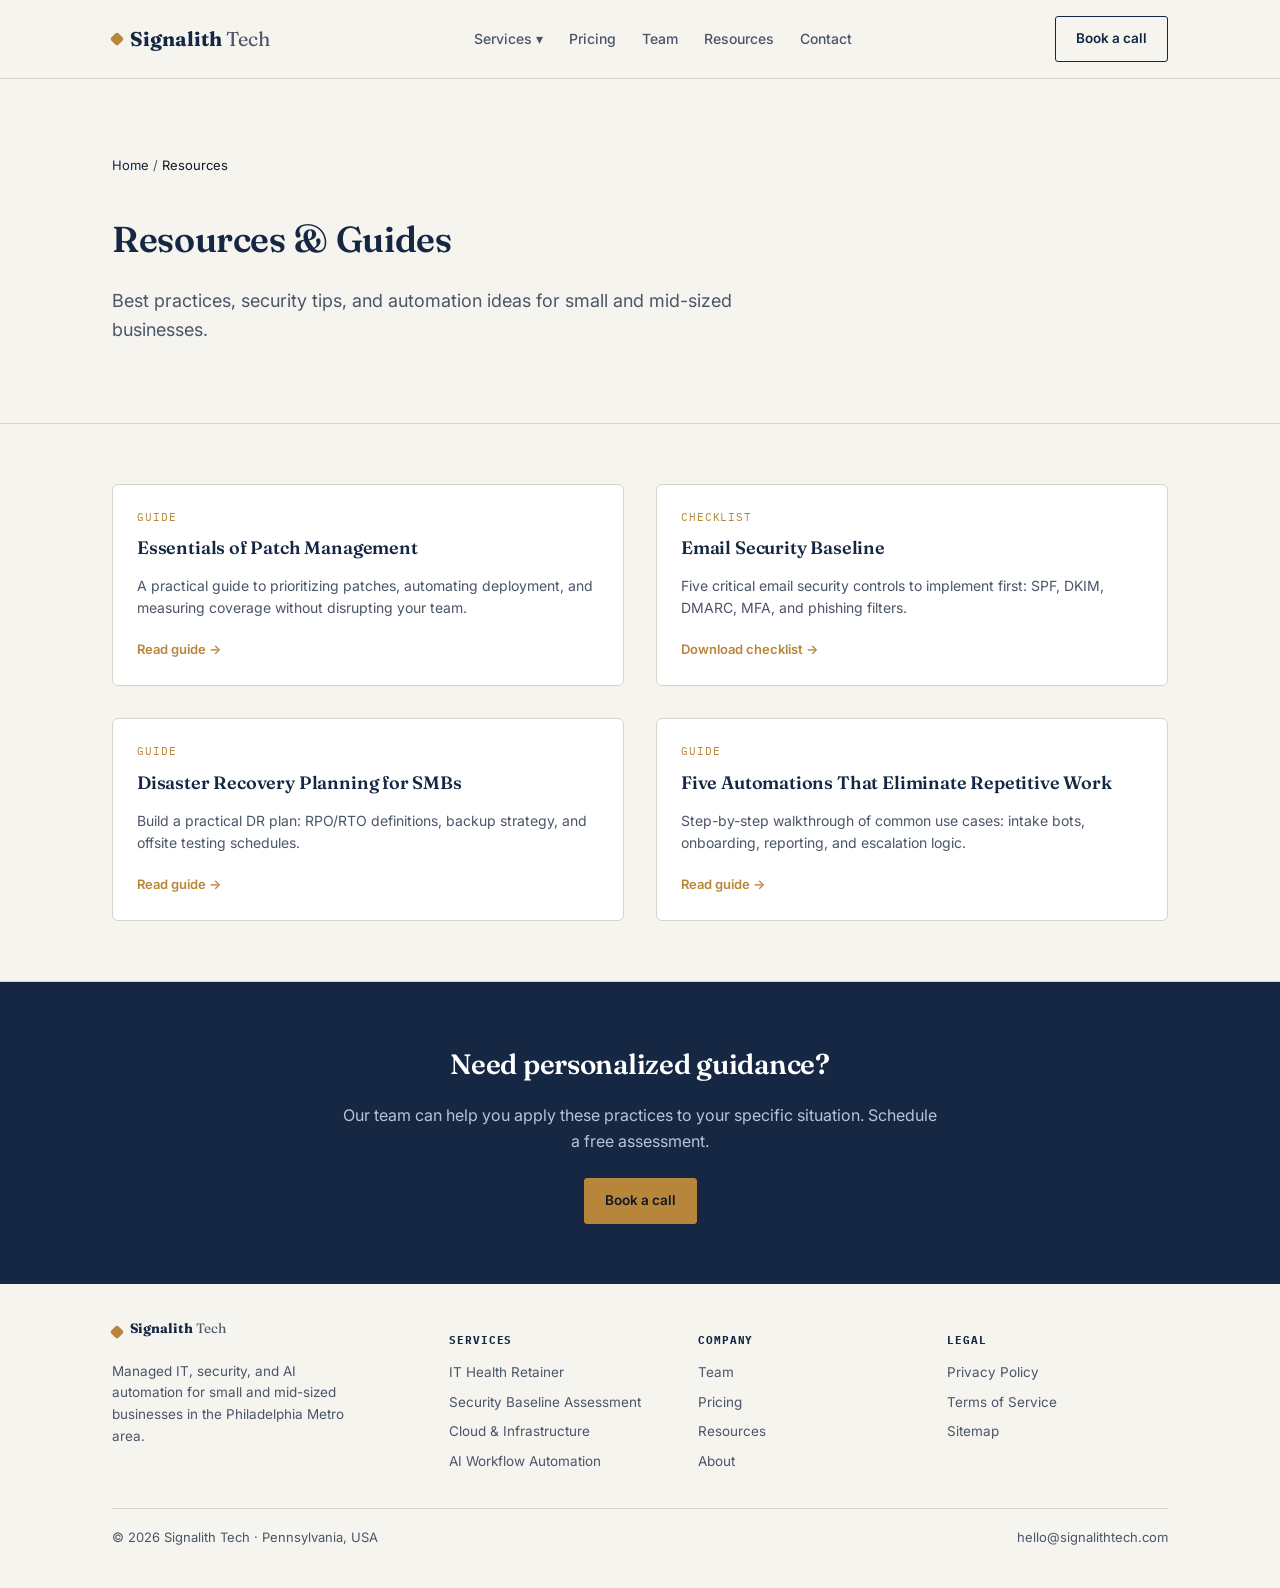
<file: blog/index.html>
<!DOCTYPE html>
<html lang="en">
<head>
<meta charset="UTF-8">
<meta name="viewport" content="width=device-width, initial-scale=1.0">
<title>Resources & Blog | Signalith Tech</title>
<meta name="description" content="IT security guides, best practices, and automation tips for small business.">
<link rel="preconnect" href="https://fonts.googleapis.com">
<link href="https://fonts.googleapis.com/css2?family=Fraunces:opsz,wght@9..144,500;9..144,600;9..144,700&family=Inter:wght@400;500;600;700&family=IBM+Plex+Mono:wght@500&display=swap" rel="stylesheet">
<link rel="stylesheet" href="/assets/css/style.css">
</head>
<body>

<header>
  <div class="nav">
    <div class="logo"><span class="mark"></span><a href="/" style="text-decoration:none; color:inherit;">Signalith <span style="font-weight:400;color:var(--slate);">Tech</span></a></div>
    <nav class="navlinks">
      <div>
        <a class="top" href="/services/">Services ▾</a>
        <div class="dropdown">
          <a href="/services/#it-health">IT Health Retainer<small>Help desk, patching, endpoint monitoring</small></a>
          <a href="/services/#security-assessment">Security Baseline Assessment<small>CIS/NIST-aligned risk review</small></a>
          <a href="/services/#cloud-infrastructure">Cloud & Infrastructure<small>Migration, backup, DR planning</small></a>
          <a href="/services/#ai-automation">AI Workflow Automation<small>Ticketing bots, reporting, intake</small></a>
          <a href="/services/#staff-augmentation">Staff Augmentation<small>Embedded specialists on demand</small></a>
        </div>
      </div>
      <a class="top" href="/pricing/">Pricing</a>
      <a class="top" href="/team/">Team</a>
      <a class="top" href="/blog/">Resources</a>
      <a class="top" href="/contact/">Contact</a>
    </nav>
    <a href="/contact/" class="btn ghost">Book a call</a>
  </div>
</header>

<main>
  <section style="border-top:none; padding:60px 0;">
    <div class="wrap">
      <div class="breadcrumb"><a href="/">Home</a> / <span style="color:var(--ink);">Resources</span></div>
      <h1 style="font-size:36px; margin:20px 0 16px;">Resources & Guides</h1>
      <p style="font-size:18px; color:var(--slate); max-width:65ch;">Best practices, security tips, and automation ideas for small and mid-sized businesses.</p>
    </div>
  </section>

  <section>
    <div class="wrap">
      <div style="display:grid; grid-template-columns:1fr 1fr; gap:32px;">
        <a href="#" style="text-decoration:none; background:#fff; border:1px solid var(--line); border-radius:6px; padding:24px; transition:box-shadow .2s;" onmouseover="this.style.boxShadow='0 8px 16px rgba(21,39,67,0.1)'" onmouseout="this.style.boxShadow='none'">
          <div style="font-family:'IBM Plex Mono',monospace; font-size:11px; color:var(--gold); text-transform:uppercase; letter-spacing:.08em; margin-bottom:8px;">Guide</div>
          <h3 style="color:var(--navy); font-size:18px; margin:0 0 12px;">Essentials of Patch Management</h3>
          <p style="color:var(--slate); font-size:14px; margin:0 0 16px;">A practical guide to prioritizing patches, automating deployment, and measuring coverage without disrupting your team.</p>
          <span style="color:var(--gold); font-weight:600; font-size:13px;">Read guide →</span>
        </a>

        <a href="#" style="text-decoration:none; background:#fff; border:1px solid var(--line); border-radius:6px; padding:24px; transition:box-shadow .2s;" onmouseover="this.style.boxShadow='0 8px 16px rgba(21,39,67,0.1)'" onmouseout="this.style.boxShadow='none'">
          <div style="font-family:'IBM Plex Mono',monospace; font-size:11px; color:var(--gold); text-transform:uppercase; letter-spacing:.08em; margin-bottom:8px;">Checklist</div>
          <h3 style="color:var(--navy); font-size:18px; margin:0 0 12px;">Email Security Baseline</h3>
          <p style="color:var(--slate); font-size:14px; margin:0 0 16px;">Five critical email security controls to implement first: SPF, DKIM, DMARC, MFA, and phishing filters.</p>
          <span style="color:var(--gold); font-weight:600; font-size:13px;">Download checklist →</span>
        </a>

        <a href="#" style="text-decoration:none; background:#fff; border:1px solid var(--line); border-radius:6px; padding:24px; transition:box-shadow .2s;" onmouseover="this.style.boxShadow='0 8px 16px rgba(21,39,67,0.1)'" onmouseout="this.style.boxShadow='none'">
          <div style="font-family:'IBM Plex Mono',monospace; font-size:11px; color:var(--gold); text-transform:uppercase; letter-spacing:.08em; margin-bottom:8px;">Guide</div>
          <h3 style="color:var(--navy); font-size:18px; margin:0 0 12px;">Disaster Recovery Planning for SMBs</h3>
          <p style="color:var(--slate); font-size:14px; margin:0 0 16px;">Build a practical DR plan: RPO/RTO definitions, backup strategy, and offsite testing schedules.</p>
          <span style="color:var(--gold); font-weight:600; font-size:13px;">Read guide →</span>
        </a>

        <a href="#" style="text-decoration:none; background:#fff; border:1px solid var(--line); border-radius:6px; padding:24px; transition:box-shadow .2s;" onmouseover="this.style.boxShadow='0 8px 16px rgba(21,39,67,0.1)'" onmouseout="this.style.boxShadow='none'">
          <div style="font-family:'IBM Plex Mono',monospace; font-size:11px; color:var(--gold); text-transform:uppercase; letter-spacing:.08em; margin-bottom:8px;">Guide</div>
          <h3 style="color:var(--navy); font-size:18px; margin:0 0 12px;">Five Automations That Eliminate Repetitive Work</h3>
          <p style="color:var(--slate); font-size:14px; margin:0 0 16px;">Step-by-step walkthrough of common use cases: intake bots, onboarding, reporting, and escalation logic.</p>
          <span style="color:var(--gold); font-weight:600; font-size:13px;">Read guide →</span>
        </a>
      </div>
    </div>
  </section>

  <section style="background:var(--navy); color:#fff; padding:60px 0;">
    <div class="wrap" style="text-align:center;">
      <h2 style="color:#fff; font-size:28px; margin-bottom:16px;">Need personalized guidance?</h2>
      <p style="color:#B7C4D8; font-size:16px; margin-bottom:24px; max-width:60ch; margin-left:auto; margin-right:auto;">Our team can help you apply these practices to your specific situation. Schedule a free assessment.</p>
      <a href="/contact/" class="btn" style="background:var(--gold); border-color:var(--gold); color:#101826 !important;">Book a call</a>
    </div>
  </section>
</main>

<footer>
  <div class="wrap">
    <div class="foot-grid">
      <div class="foot-col">
        <div class="logo" style="margin-bottom:10px;"><span class="mark"></span><a href="/" style="text-decoration:none; color:inherit;">Signalith <span style="font-weight:400;color:var(--slate);">Tech</span></a></div>
        <p style="color:var(--slate); font-size:13.5px; max-width:28ch;">Managed IT, security, and AI automation for small and mid-sized businesses in the Philadelphia Metro area.</p>
      </div>
      <div class="foot-col">
        <h4>Services</h4>
        <a href="/services/#it-health">IT Health Retainer</a>
        <a href="/services/#security-assessment">Security Baseline Assessment</a>
        <a href="/services/#cloud-infrastructure">Cloud & Infrastructure</a>
        <a href="/services/#ai-automation">AI Workflow Automation</a>
      </div>
      <div class="foot-col">
        <h4>Company</h4>
        <a href="/team/">Team</a>
        <a href="/pricing/">Pricing</a>
        <a href="/blog/">Resources</a>
        <a href="/about/">About</a>
      </div>
      <div class="foot-col">
        <h4>Legal</h4>
        <a href="/privacy/">Privacy Policy</a>
        <a href="/terms/">Terms of Service</a>
        <a href="/sitemap.xml">Sitemap</a>
      </div>
    </div>
    <div class="foot-bottom">
      <span>© <span id="yr"></span> Signalith Tech · Pennsylvania, USA</span>
      <span><a href="mailto:hello@signalithtech.com" style="color:var(--slate); text-decoration:none;">hello@signalithtech.com</a></span>
    </div>
  </div>
</footer>

<script src="/assets/js/main.js"></script>
</body>
</html>
</file>
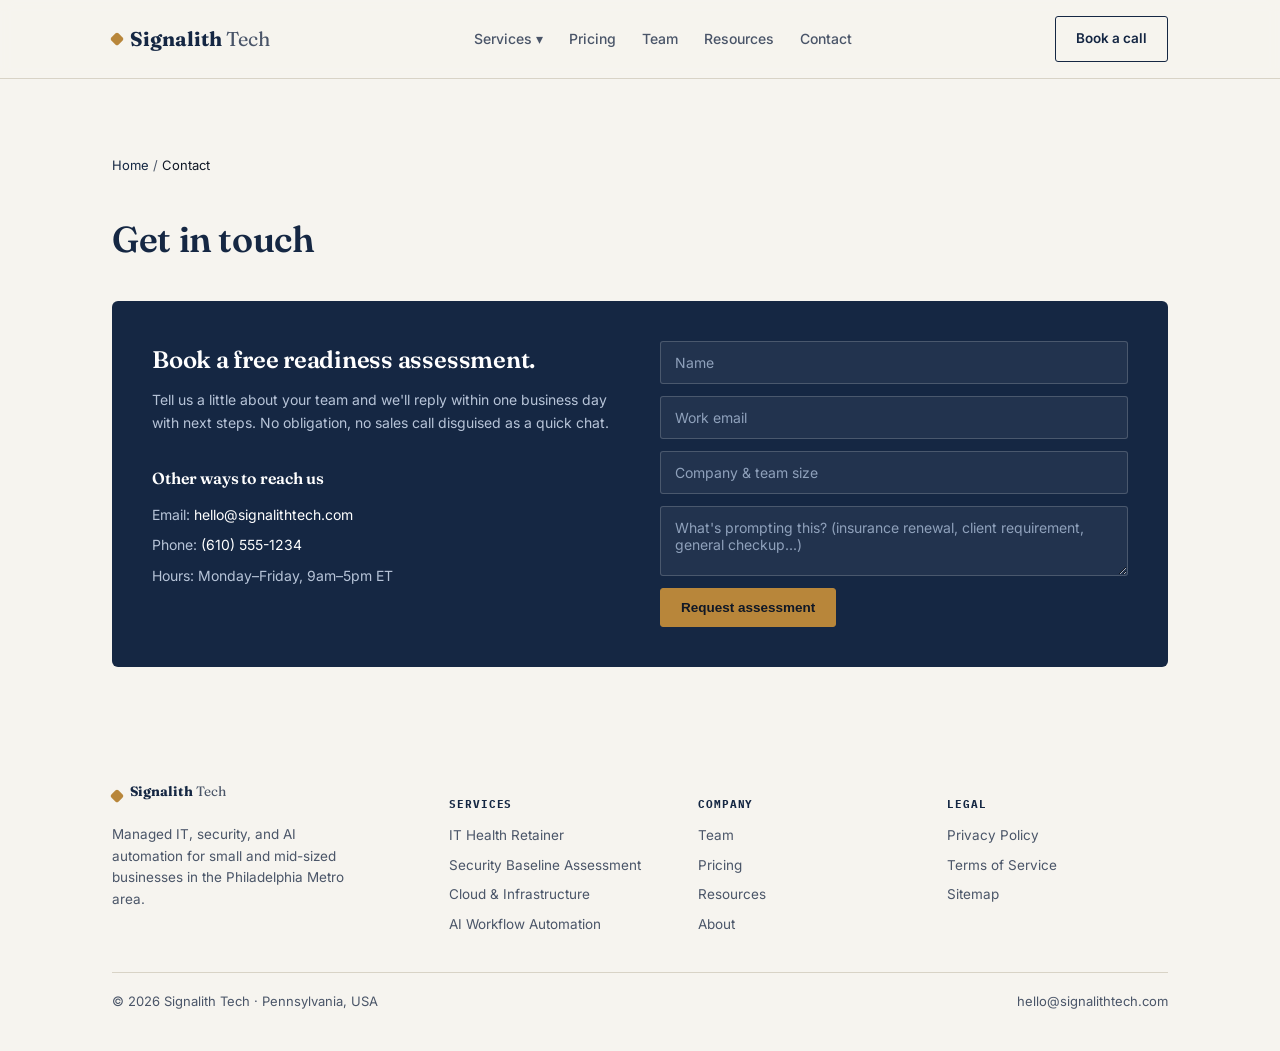
<file: contact/index.html>
<!DOCTYPE html>
<html lang="en">
<head>
<meta charset="UTF-8">
<meta name="viewport" content="width=device-width, initial-scale=1.0">
<title>Contact | Signalith Tech</title>
<meta name="description" content="Get in touch with Signalith Tech. Schedule a free 20-minute assessment or ask a question.">
<link rel="preconnect" href="https://fonts.googleapis.com">
<link href="https://fonts.googleapis.com/css2?family=Fraunces:opsz,wght@9..144,500;9..144,600;9..144,700&family=Inter:wght@400;500;600;700&family=IBM+Plex+Mono:wght@500&display=swap" rel="stylesheet">
<link rel="stylesheet" href="/assets/css/style.css">
</head>
<body>

<header>
  <div class="nav">
    <div class="logo"><span class="mark"></span><a href="/" style="text-decoration:none; color:inherit;">Signalith <span style="font-weight:400;color:var(--slate);">Tech</span></a></div>
    <nav class="navlinks">
      <div>
        <a class="top" href="/services/">Services ▾</a>
        <div class="dropdown">
          <a href="/services/#it-health">IT Health Retainer<small>Help desk, patching, endpoint monitoring</small></a>
          <a href="/services/#security-assessment">Security Baseline Assessment<small>CIS/NIST-aligned risk review</small></a>
          <a href="/services/#cloud-infrastructure">Cloud & Infrastructure<small>Migration, backup, DR planning</small></a>
          <a href="/services/#ai-automation">AI Workflow Automation<small>Ticketing bots, reporting, intake</small></a>
          <a href="/services/#staff-augmentation">Staff Augmentation<small>Embedded specialists on demand</small></a>
        </div>
      </div>
      <a class="top" href="/pricing/">Pricing</a>
      <a class="top" href="/team/">Team</a>
      <a class="top" href="/blog/">Resources</a>
      <a class="top" href="/contact/">Contact</a>
    </nav>
    <a href="/contact/" class="btn ghost">Book a call</a>
  </div>
</header>

<main>
  <section id="contact" style="padding-bottom:80px; border-top:none;">
    <div class="wrap">
      <div class="breadcrumb"><a href="/">Home</a> / <span style="color:var(--ink);">Contact</span></div>
      <h1 style="font-size:36px; margin:20px 0 32px;">Get in touch</h1>
      <div class="contact-card">
        <div>
          <h2>Book a free readiness assessment.</h2>
          <p>Tell us a little about your team and we'll reply within one business day with next steps. No obligation, no sales call disguised as a quick chat.</p>
          <div style="margin-top:32px;">
            <h3 style="color:#fff; font-size:16px; margin-bottom:12px;">Other ways to reach us</h3>
            <p style="color:#B7C4D8; margin:8px 0;">Email: <a href="mailto:hello@signalithtech.com" style="color:#fff; text-decoration:none;">hello@signalithtech.com</a></p>
            <p style="color:#B7C4D8; margin:8px 0;">Phone: <a href="tel:+16105551234" style="color:#fff; text-decoration:none;">(610) 555-1234</a></p>
            <p style="color:#B7C4D8; margin:8px 0;">Hours: Monday–Friday, 9am–5pm ET</p>
          </div>
        </div>
        <form onsubmit="event.preventDefault(); this.querySelector('button').textContent='Sent, thank you';">
          <input type="text" placeholder="Name" required>
          <input type="email" placeholder="Work email" required>
          <input type="text" placeholder="Company & team size">
          <textarea placeholder="What's prompting this? (insurance renewal, client requirement, general checkup...)"></textarea>
          <button type="submit" class="btn">Request assessment</button>
        </form>
      </div>
    </div>
  </section>
</main>

<footer>
  <div class="wrap">
    <div class="foot-grid">
      <div class="foot-col">
        <div class="logo" style="margin-bottom:10px;"><span class="mark"></span><a href="/" style="text-decoration:none; color:inherit;">Signalith <span style="font-weight:400;color:var(--slate);">Tech</span></a></div>
        <p style="color:var(--slate); font-size:13.5px; max-width:28ch;">Managed IT, security, and AI automation for small and mid-sized businesses in the Philadelphia Metro area.</p>
      </div>
      <div class="foot-col">
        <h4>Services</h4>
        <a href="/services/#it-health">IT Health Retainer</a>
        <a href="/services/#security-assessment">Security Baseline Assessment</a>
        <a href="/services/#cloud-infrastructure">Cloud & Infrastructure</a>
        <a href="/services/#ai-automation">AI Workflow Automation</a>
      </div>
      <div class="foot-col">
        <h4>Company</h4>
        <a href="/team/">Team</a>
        <a href="/pricing/">Pricing</a>
        <a href="/blog/">Resources</a>
        <a href="/about/">About</a>
      </div>
      <div class="foot-col">
        <h4>Legal</h4>
        <a href="/privacy/">Privacy Policy</a>
        <a href="/terms/">Terms of Service</a>
        <a href="/sitemap.xml">Sitemap</a>
      </div>
    </div>
    <div class="foot-bottom">
      <span>© <span id="yr"></span> Signalith Tech · Pennsylvania, USA</span>
      <span><a href="mailto:hello@signalithtech.com" style="color:var(--slate); text-decoration:none;">hello@signalithtech.com</a></span>
    </div>
  </div>
</footer>

<script src="/assets/js/main.js"></script>
</body>
</html>
</file>
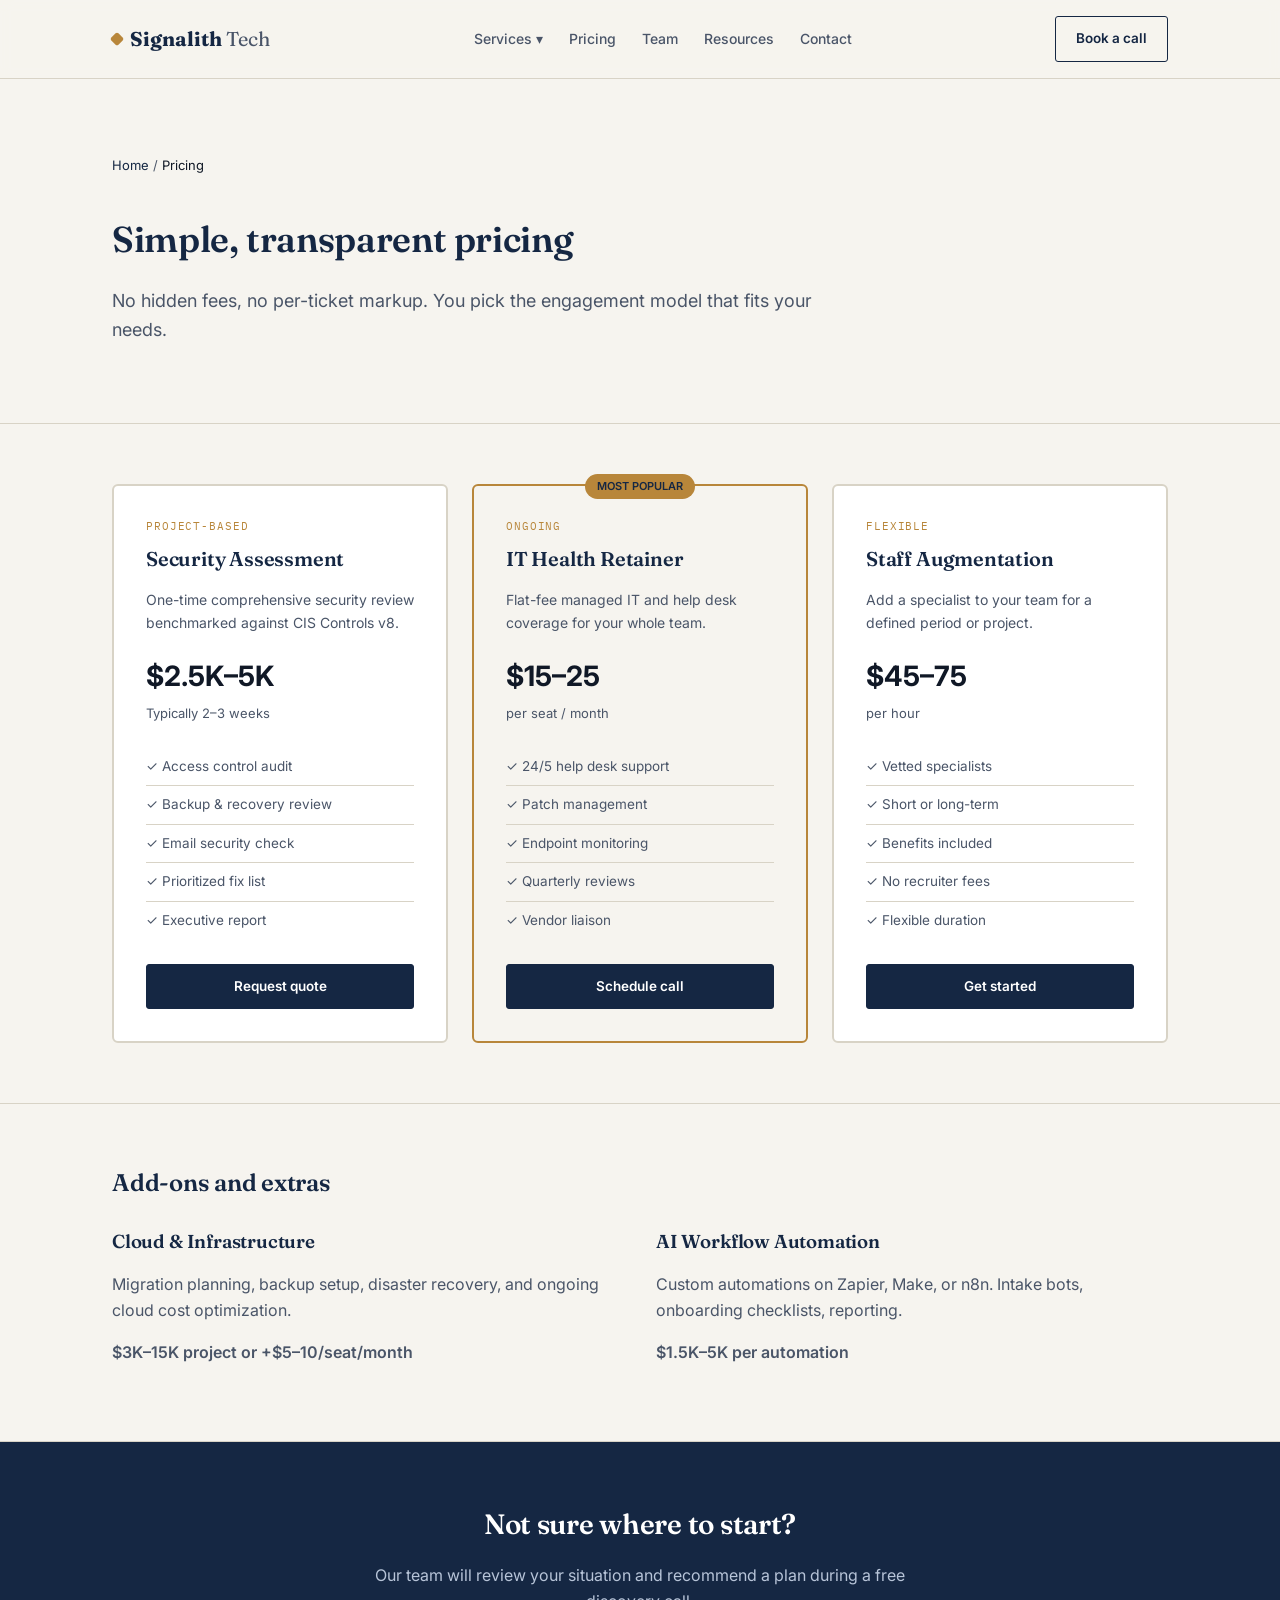
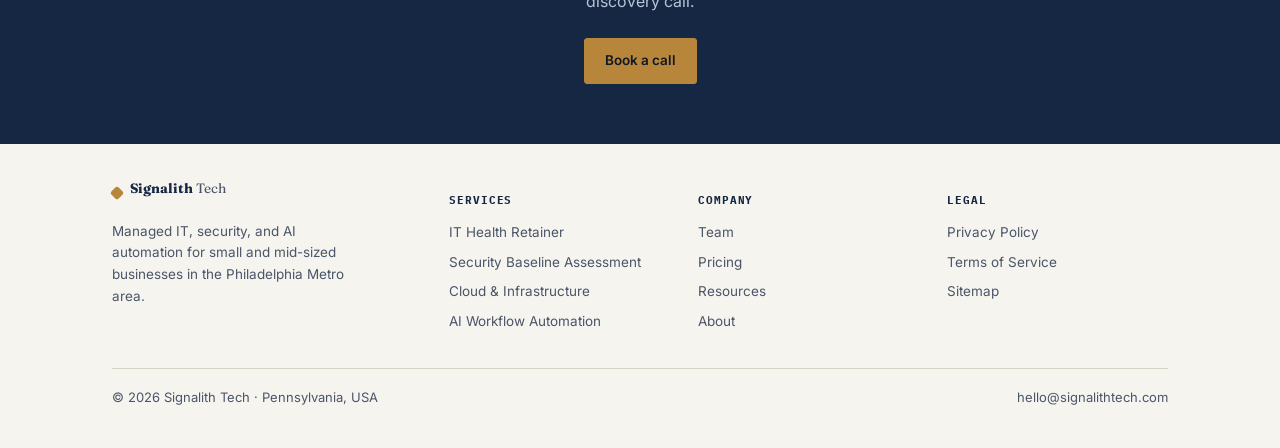
<file: pricing/index.html>
<!DOCTYPE html>
<html lang="en">
<head>
<meta charset="UTF-8">
<meta name="viewport" content="width=device-width, initial-scale=1.0">
<title>Pricing | Signalith Tech</title>
<meta name="description" content="Transparent pricing for managed IT, security assessments, and automation services.">
<link rel="preconnect" href="https://fonts.googleapis.com">
<link href="https://fonts.googleapis.com/css2?family=Fraunces:opsz,wght@9..144,500;9..144,600;9..144,700&family=Inter:wght@400;500;600;700&family=IBM+Plex+Mono:wght@500&display=swap" rel="stylesheet">
<link rel="stylesheet" href="/assets/css/style.css">
</head>
<body>

<header>
  <div class="nav">
    <div class="logo"><span class="mark"></span><a href="/" style="text-decoration:none; color:inherit;">Signalith <span style="font-weight:400;color:var(--slate);">Tech</span></a></div>
    <nav class="navlinks">
      <div>
        <a class="top" href="/services/">Services ▾</a>
        <div class="dropdown">
          <a href="/services/#it-health">IT Health Retainer<small>Help desk, patching, endpoint monitoring</small></a>
          <a href="/services/#security-assessment">Security Baseline Assessment<small>CIS/NIST-aligned risk review</small></a>
          <a href="/services/#cloud-infrastructure">Cloud & Infrastructure<small>Migration, backup, DR planning</small></a>
          <a href="/services/#ai-automation">AI Workflow Automation<small>Ticketing bots, reporting, intake</small></a>
          <a href="/services/#staff-augmentation">Staff Augmentation<small>Embedded specialists on demand</small></a>
        </div>
      </div>
      <a class="top" href="/pricing/">Pricing</a>
      <a class="top" href="/team/">Team</a>
      <a class="top" href="/blog/">Resources</a>
      <a class="top" href="/contact/">Contact</a>
    </nav>
    <a href="/contact/" class="btn ghost">Book a call</a>
  </div>
</header>

<main>
  <section style="border-top:none; padding:60px 0;">
    <div class="wrap">
      <div class="breadcrumb"><a href="/">Home</a> / <span style="color:var(--ink);">Pricing</span></div>
      <h1 style="font-size:36px; margin:20px 0 16px;">Simple, transparent pricing</h1>
      <p style="font-size:18px; color:var(--slate); max-width:65ch;">No hidden fees, no per-ticket markup. You pick the engagement model that fits your needs.</p>
    </div>
  </section>

  <section>
    <div class="wrap">
      <div class="pricing-grid">
        <div class="pricing-card">
          <div class="pricing-label">Project-based</div>
          <h3 class="pricing-title">Security Assessment</h3>
          <p class="pricing-desc">One-time comprehensive security review benchmarked against CIS Controls v8.</p>
          <div class="pricing-price">$2.5K–5K</div>
          <div class="pricing-per">Typically 2–3 weeks</div>
          <ul class="pricing-features">
            <li>✓ Access control audit</li>
            <li>✓ Backup & recovery review</li>
            <li>✓ Email security check</li>
            <li>✓ Prioritized fix list</li>
            <li>✓ Executive report</li>
          </ul>
          <a href="/contact/" class="btn" style="width:100%; text-align:center;">Request quote</a>
        </div>

        <div class="pricing-card featured">
          <div class="pricing-label">Ongoing</div>
          <h3 class="pricing-title">IT Health Retainer</h3>
          <p class="pricing-desc">Flat-fee managed IT and help desk coverage for your whole team.</p>
          <div class="pricing-price">$15–25</div>
          <div class="pricing-per">per seat / month</div>
          <ul class="pricing-features">
            <li>✓ 24/5 help desk support</li>
            <li>✓ Patch management</li>
            <li>✓ Endpoint monitoring</li>
            <li>✓ Quarterly reviews</li>
            <li>✓ Vendor liaison</li>
          </ul>
          <a href="/contact/" class="btn" style="width:100%; text-align:center;">Schedule call</a>
        </div>

        <div class="pricing-card">
          <div class="pricing-label">Flexible</div>
          <h3 class="pricing-title">Staff Augmentation</h3>
          <p class="pricing-desc">Add a specialist to your team for a defined period or project.</p>
          <div class="pricing-price">$45–75</div>
          <div class="pricing-per">per hour</div>
          <ul class="pricing-features">
            <li>✓ Vetted specialists</li>
            <li>✓ Short or long-term</li>
            <li>✓ Benefits included</li>
            <li>✓ No recruiter fees</li>
            <li>✓ Flexible duration</li>
          </ul>
          <a href="/contact/" class="btn" style="width:100%; text-align:center;">Get started</a>
        </div>
      </div>
    </div>
  </section>

  <section>
    <div class="wrap">
      <h2 style="margin-bottom:24px;">Add-ons and extras</h2>
      <div style="display:grid; grid-template-columns:1fr 1fr; gap:32px;">
        <div>
          <h3 style="margin-bottom:12px;">Cloud & Infrastructure</h3>
          <p style="color:var(--slate); margin-bottom:16px;">Migration planning, backup setup, disaster recovery, and ongoing cloud cost optimization.</p>
          <p style="color:var(--slate); font-weight:600;">$3K–15K project or +$5–10/seat/month</p>
        </div>
        <div>
          <h3 style="margin-bottom:12px;">AI Workflow Automation</h3>
          <p style="color:var(--slate); margin-bottom:16px;">Custom automations on Zapier, Make, or n8n. Intake bots, onboarding checklists, reporting.</p>
          <p style="color:var(--slate); font-weight:600;">$1.5K–5K per automation</p>
        </div>
      </div>
    </div>
  </section>

  <section style="background:var(--navy); color:#fff; padding:60px 0;">
    <div class="wrap" style="text-align:center;">
      <h2 style="color:#fff; font-size:28px; margin-bottom:16px;">Not sure where to start?</h2>
      <p style="color:#B7C4D8; font-size:16px; margin-bottom:24px; max-width:60ch; margin-left:auto; margin-right:auto;">Our team will review your situation and recommend a plan during a free discovery call.</p>
      <a href="/contact/" class="btn" style="background:var(--gold); border-color:var(--gold); color:#101826 !important;">Book a call</a>
    </div>
  </section>
</main>

<footer>
  <div class="wrap">
    <div class="foot-grid">
      <div class="foot-col">
        <div class="logo" style="margin-bottom:10px;"><span class="mark"></span><a href="/" style="text-decoration:none; color:inherit;">Signalith <span style="font-weight:400;color:var(--slate);">Tech</span></a></div>
        <p style="color:var(--slate); font-size:13.5px; max-width:28ch;">Managed IT, security, and AI automation for small and mid-sized businesses in the Philadelphia Metro area.</p>
      </div>
      <div class="foot-col">
        <h4>Services</h4>
        <a href="/services/#it-health">IT Health Retainer</a>
        <a href="/services/#security-assessment">Security Baseline Assessment</a>
        <a href="/services/#cloud-infrastructure">Cloud & Infrastructure</a>
        <a href="/services/#ai-automation">AI Workflow Automation</a>
      </div>
      <div class="foot-col">
        <h4>Company</h4>
        <a href="/team/">Team</a>
        <a href="/pricing/">Pricing</a>
        <a href="/blog/">Resources</a>
        <a href="/about/">About</a>
      </div>
      <div class="foot-col">
        <h4>Legal</h4>
        <a href="/privacy/">Privacy Policy</a>
        <a href="/terms/">Terms of Service</a>
        <a href="/sitemap.xml">Sitemap</a>
      </div>
    </div>
    <div class="foot-bottom">
      <span>© <span id="yr"></span> Signalith Tech · Pennsylvania, USA</span>
      <span><a href="mailto:hello@signalithtech.com" style="color:var(--slate); text-decoration:none;">hello@signalithtech.com</a></span>
    </div>
  </div>
</footer>

<script src="/assets/js/main.js"></script>
</body>
</html>
</file>
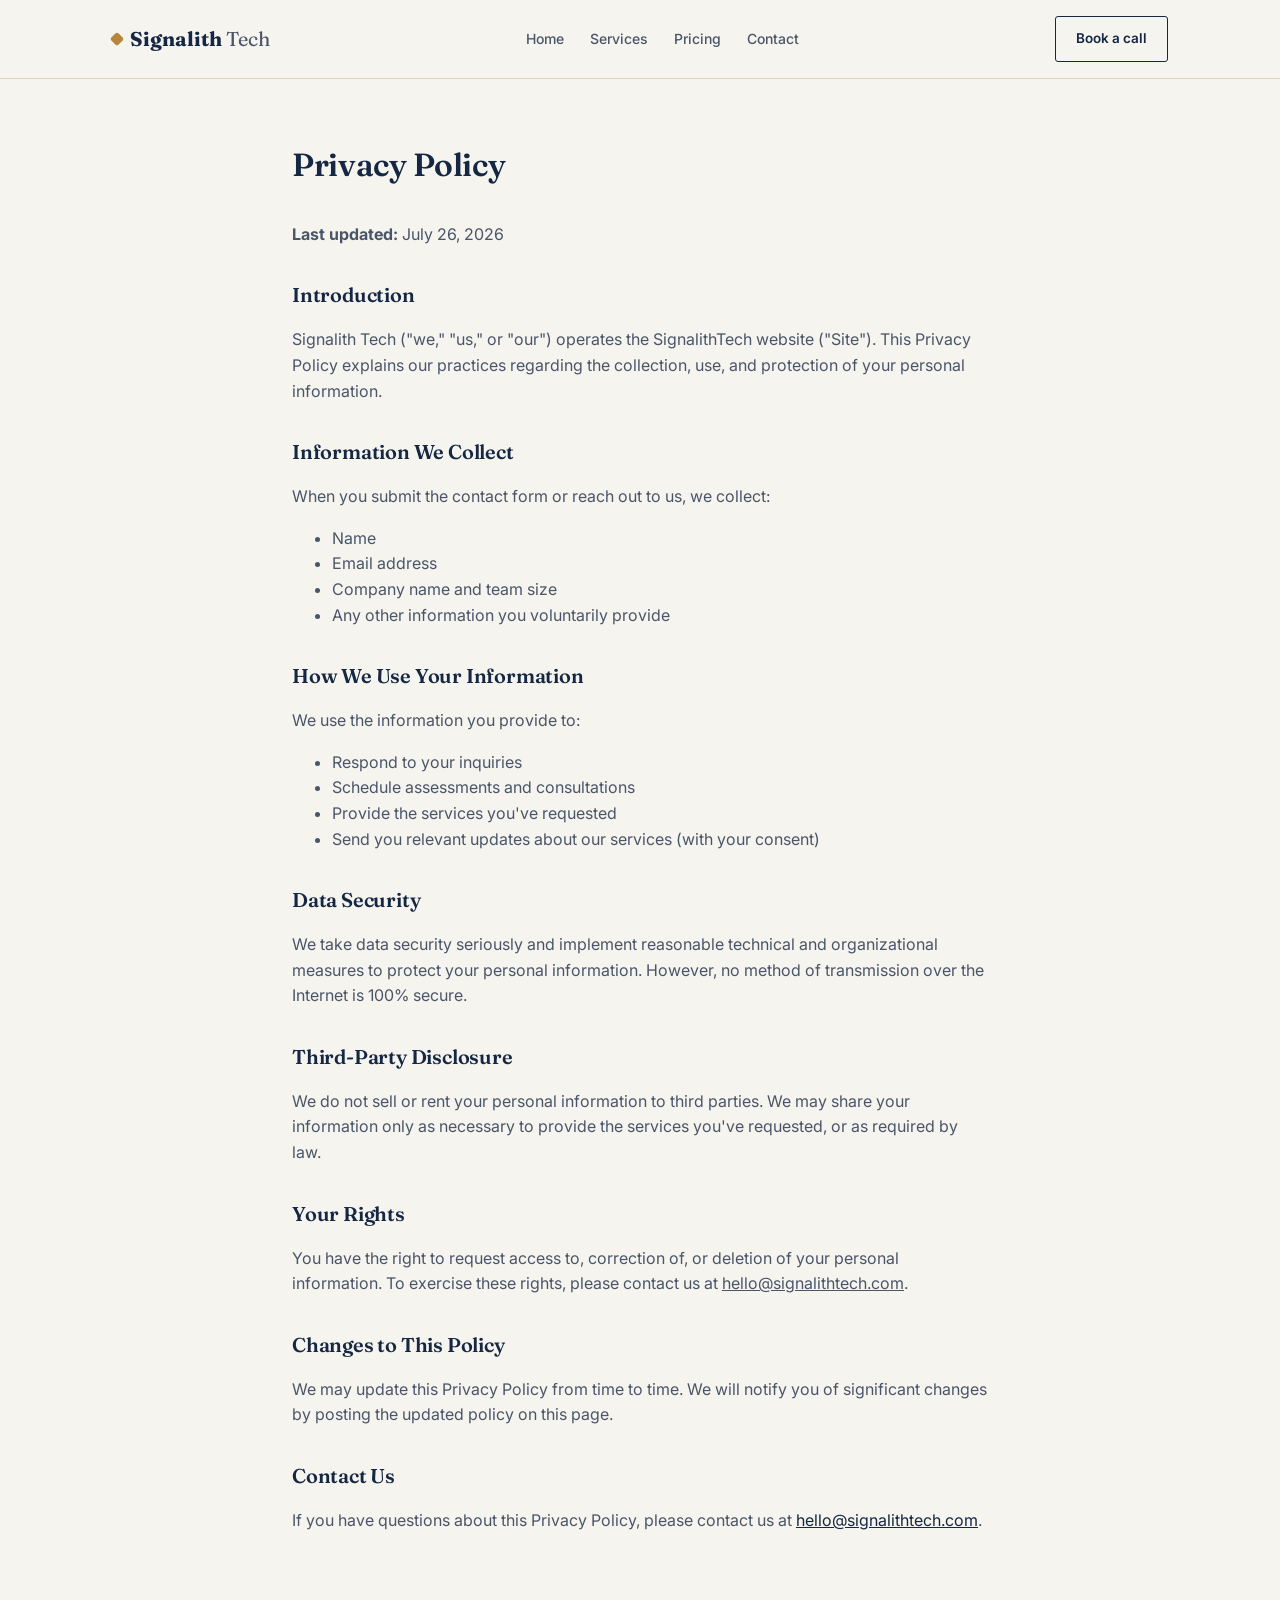
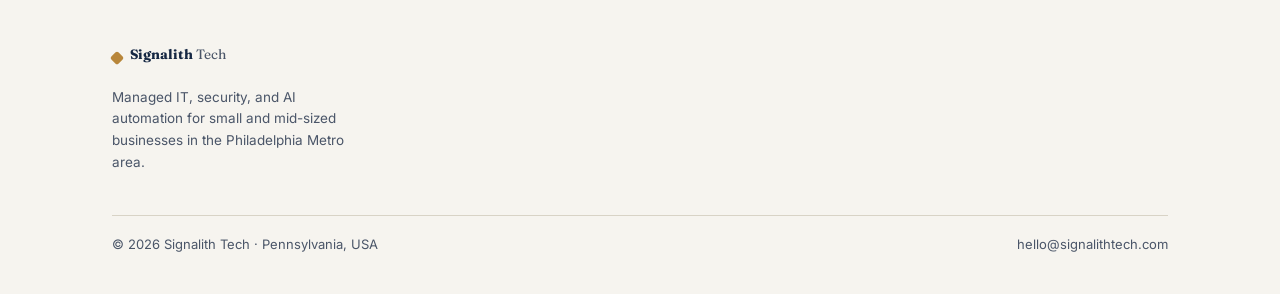
<file: privacy/index.html>
<!DOCTYPE html>
<html lang="en">
<head>
<meta charset="UTF-8">
<meta name="viewport" content="width=device-width, initial-scale=1.0">
<title>Privacy Policy | Signalith Tech</title>
<link rel="preconnect" href="https://fonts.googleapis.com">
<link href="https://fonts.googleapis.com/css2?family=Fraunces:opsz,wght@9..144,500;9..144,600;9..144,700&family=Inter:wght@400;500;600;700&family=IBM+Plex+Mono:wght@500&display=swap" rel="stylesheet">
<link rel="stylesheet" href="/assets/css/style.css">
</head>
<body>

<header>
  <div class="nav">
    <div class="logo"><span class="mark"></span><a href="/" style="text-decoration:none; color:inherit;">Signalith <span style="font-weight:400;color:var(--slate);">Tech</span></a></div>
    <nav class="navlinks">
      <a class="top" href="/">Home</a>
      <a class="top" href="/services/">Services</a>
      <a class="top" href="/pricing/">Pricing</a>
      <a class="top" href="/contact/">Contact</a>
    </nav>
    <a href="/contact/" class="btn ghost">Book a call</a>
  </div>
</header>

<main style="min-height:60vh;">
  <section style="border-top:none; padding:60px 0;">
    <div class="wrap" style="max-width:760px;">
      <h1 style="font-size:32px; margin-bottom:32px;">Privacy Policy</h1>
      
      <p style="color:var(--slate); margin-bottom:24px;"><strong>Last updated:</strong> July 26, 2026</p>

      <h2 style="margin-top:32px; margin-bottom:16px; font-size:20px;">Introduction</h2>
      <p style="color:var(--slate); margin-bottom:16px;">Signalith Tech ("we," "us," or "our") operates the SignalithTech website ("Site"). This Privacy Policy explains our practices regarding the collection, use, and protection of your personal information.</p>

      <h2 style="margin-top:32px; margin-bottom:16px; font-size:20px;">Information We Collect</h2>
      <p style="color:var(--slate); margin-bottom:12px;">When you submit the contact form or reach out to us, we collect:</p>
      <ul style="color:var(--slate); margin-bottom:16px;">
        <li>Name</li>
        <li>Email address</li>
        <li>Company name and team size</li>
        <li>Any other information you voluntarily provide</li>
      </ul>

      <h2 style="margin-top:32px; margin-bottom:16px; font-size:20px;">How We Use Your Information</h2>
      <p style="color:var(--slate); margin-bottom:16px;">We use the information you provide to:</p>
      <ul style="color:var(--slate); margin-bottom:16px;">
        <li>Respond to your inquiries</li>
        <li>Schedule assessments and consultations</li>
        <li>Provide the services you've requested</li>
        <li>Send you relevant updates about our services (with your consent)</li>
      </ul>

      <h2 style="margin-top:32px; margin-bottom:16px; font-size:20px;">Data Security</h2>
      <p style="color:var(--slate); margin-bottom:16px;">We take data security seriously and implement reasonable technical and organizational measures to protect your personal information. However, no method of transmission over the Internet is 100% secure.</p>

      <h2 style="margin-top:32px; margin-bottom:16px; font-size:20px;">Third-Party Disclosure</h2>
      <p style="color:var(--slate); margin-bottom:16px;">We do not sell or rent your personal information to third parties. We may share your information only as necessary to provide the services you've requested, or as required by law.</p>

      <h2 style="margin-top:32px; margin-bottom:16px; font-size:20px;">Your Rights</h2>
      <p style="color:var(--slate); margin-bottom:16px;">You have the right to request access to, correction of, or deletion of your personal information. To exercise these rights, please contact us at <a href="mailto:hello@signalithtech.com">hello@signalithtech.com</a>.</p>

      <h2 style="margin-top:32px; margin-bottom:16px; font-size:20px;">Changes to This Policy</h2>
      <p style="color:var(--slate); margin-bottom:16px;">We may update this Privacy Policy from time to time. We will notify you of significant changes by posting the updated policy on this page.</p>

      <h2 style="margin-top:32px; margin-bottom:16px; font-size:20px;">Contact Us</h2>
      <p style="color:var(--slate);">If you have questions about this Privacy Policy, please contact us at <a href="mailto:hello@signalithtech.com" style="color:var(--navy);">hello@signalithtech.com</a>.</p>
    </div>
  </section>
</main>

<footer>
  <div class="wrap">
    <div class="foot-grid">
      <div class="foot-col">
        <div class="logo" style="margin-bottom:10px;"><span class="mark"></span><a href="/" style="text-decoration:none; color:inherit;">Signalith <span style="font-weight:400;color:var(--slate);">Tech</span></a></div>
        <p style="color:var(--slate); font-size:13.5px; max-width:28ch;">Managed IT, security, and AI automation for small and mid-sized businesses in the Philadelphia Metro area.</p>
      </div>
    </div>
    <div class="foot-bottom">
      <span>© <span id="yr"></span> Signalith Tech · Pennsylvania, USA</span>
      <span><a href="mailto:hello@signalithtech.com" style="color:var(--slate); text-decoration:none;">hello@signalithtech.com</a></span>
    </div>
  </div>
</footer>

<script src="/assets/js/main.js"></script>
</body>
</html>
</file>
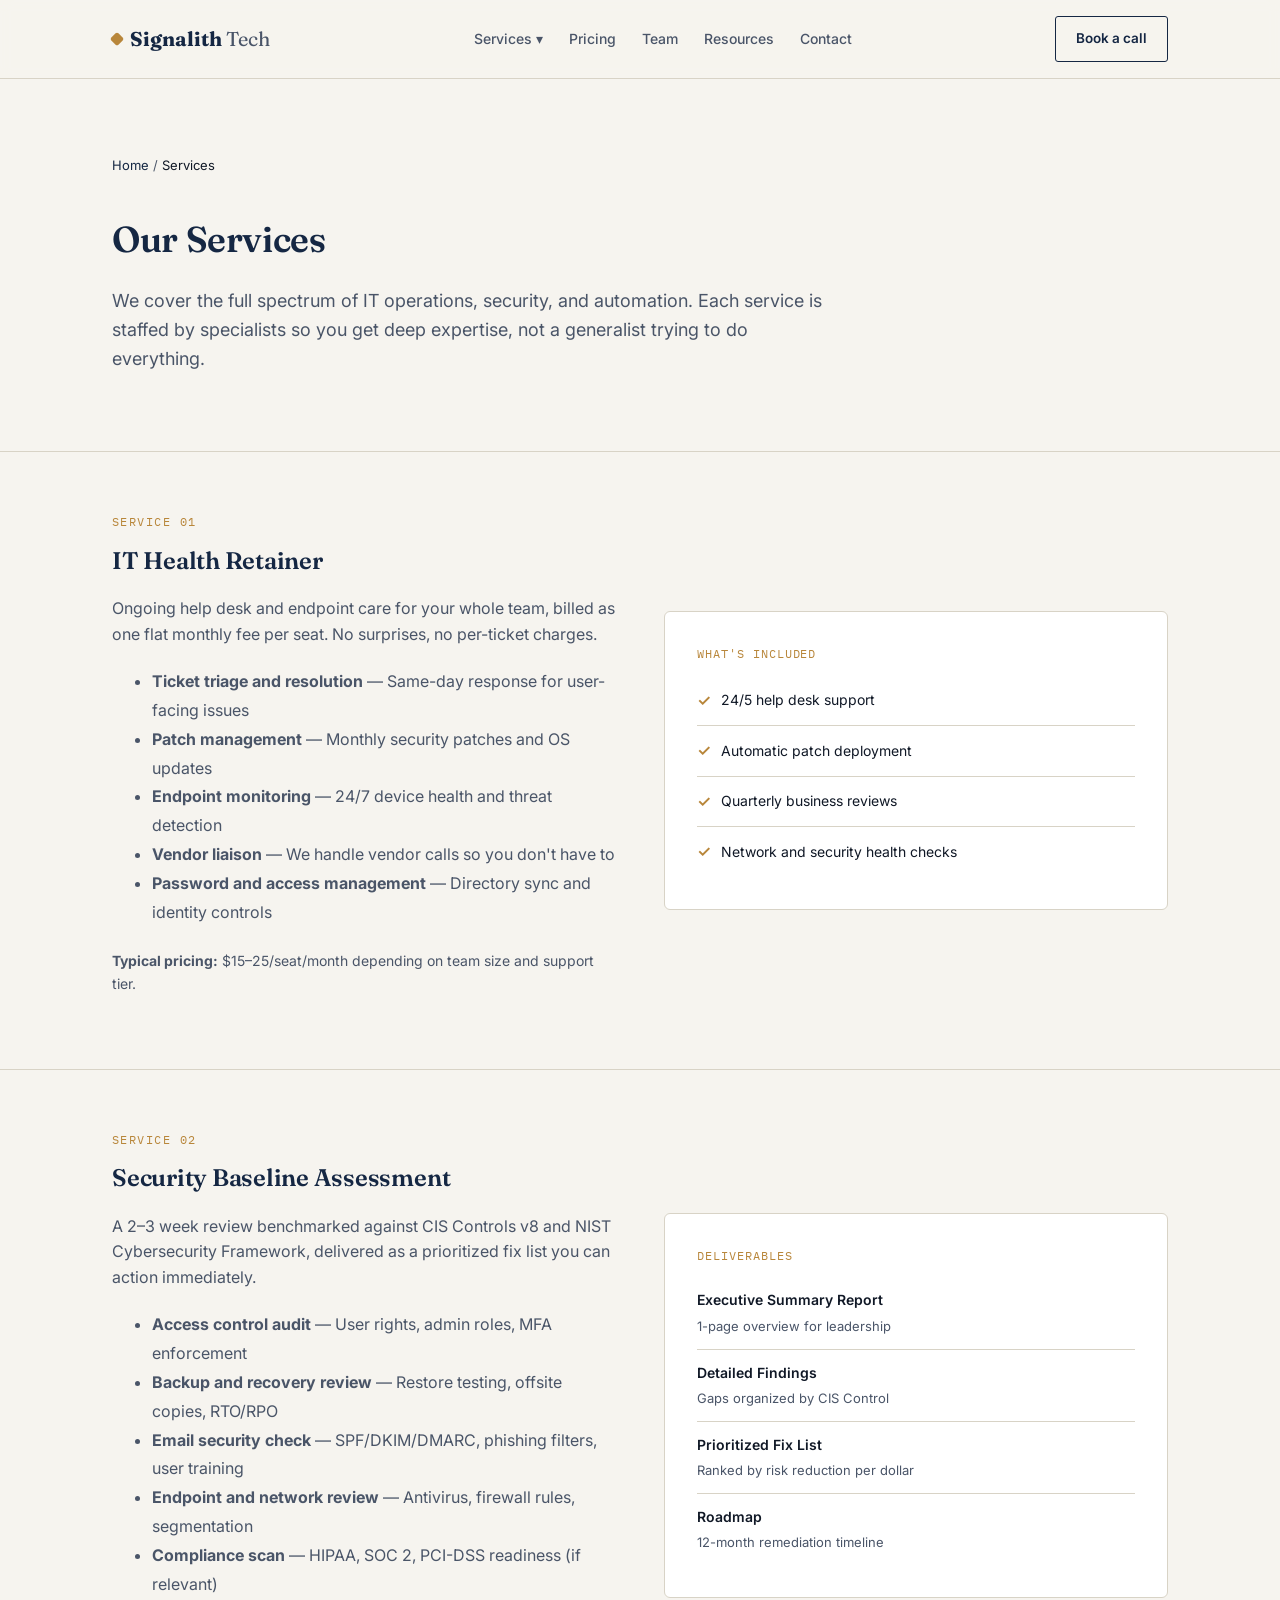
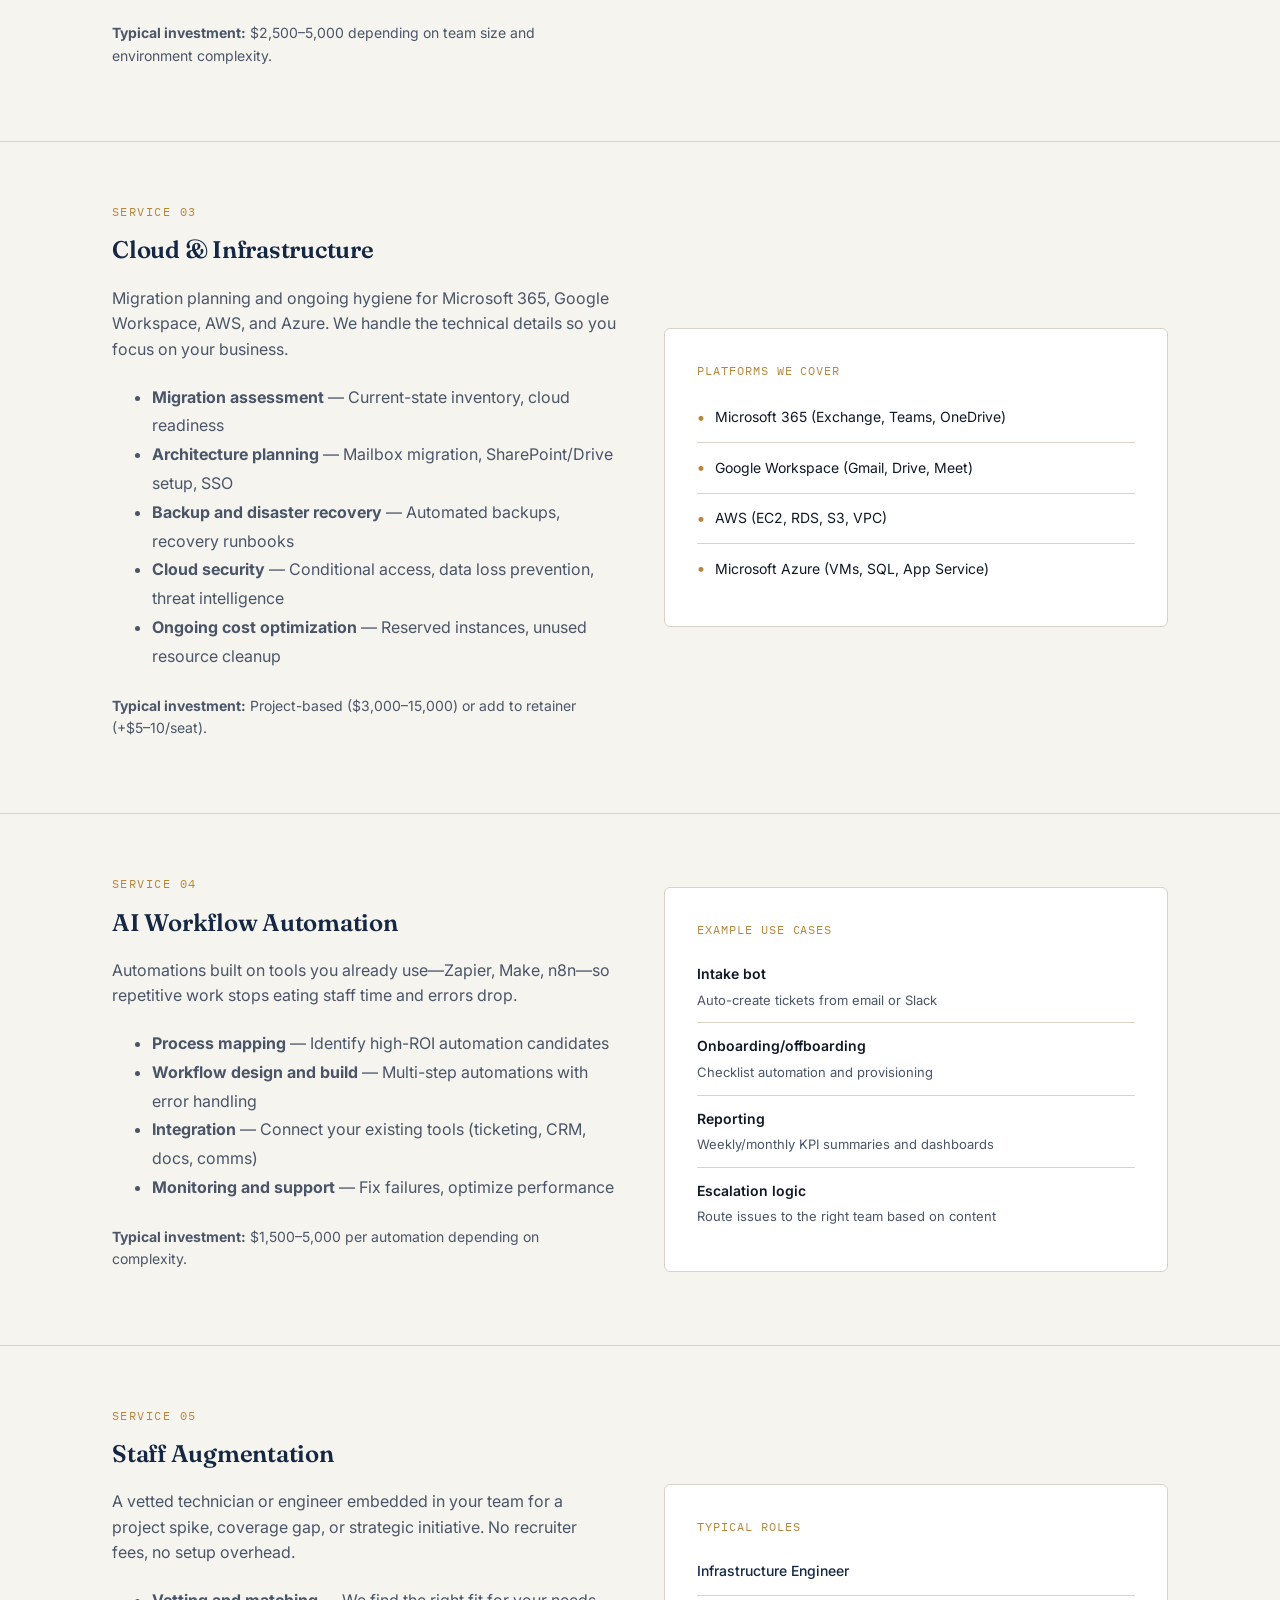
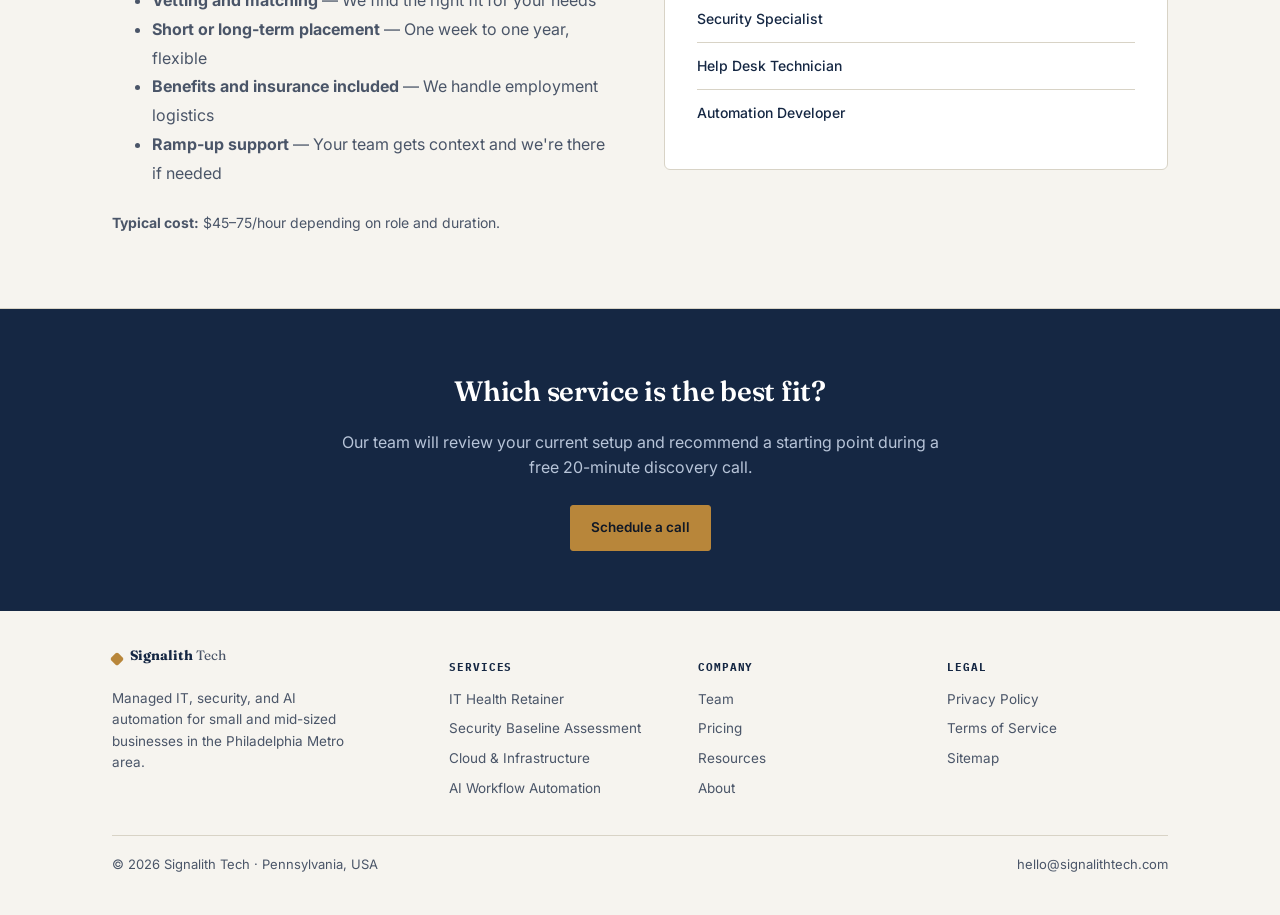
<file: services/index.html>
<!DOCTYPE html>
<html lang="en">
<head>
<meta charset="UTF-8">
<meta name="viewport" content="width=device-width, initial-scale=1.0">
<title>Services | Signalith Tech</title>
<meta name="description" content="Managed IT, security assessments, cloud infrastructure, AI automation, and staff augmentation services for small business.">
<link rel="preconnect" href="https://fonts.googleapis.com">
<link href="https://fonts.googleapis.com/css2?family=Fraunces:opsz,wght@9..144,500;9..144,600;9..144,700&family=Inter:wght@400;500;600;700&family=IBM+Plex+Mono:wght@500&display=swap" rel="stylesheet">
<link rel="stylesheet" href="/assets/css/style.css">
</head>
<body>

<header>
  <div class="nav">
    <div class="logo"><span class="mark"></span><a href="/" style="text-decoration:none; color:inherit;">Signalith <span style="font-weight:400;color:var(--slate);">Tech</span></a></div>
    <nav class="navlinks">
      <div>
        <a class="top" href="/services/">Services ▾</a>
        <div class="dropdown">
          <a href="#it-health">IT Health Retainer<small>Help desk, patching, endpoint monitoring</small></a>
          <a href="#security-assessment">Security Baseline Assessment<small>CIS/NIST-aligned risk review</small></a>
          <a href="#cloud-infrastructure">Cloud & Infrastructure<small>Migration, backup, DR planning</small></a>
          <a href="#ai-automation">AI Workflow Automation<small>Ticketing bots, reporting, intake</small></a>
          <a href="#staff-augmentation">Staff Augmentation<small>Embedded specialists on demand</small></a>
        </div>
      </div>
      <a class="top" href="/pricing/">Pricing</a>
      <a class="top" href="/team/">Team</a>
      <a class="top" href="/blog/">Resources</a>
      <a class="top" href="/contact/">Contact</a>
    </nav>
    <a href="/contact/" class="btn ghost">Book a call</a>
  </div>
</header>

<main>
  <section style="border-top:none; padding:60px 0;">
    <div class="wrap">
      <div class="breadcrumb"><a href="/">Home</a> / <span style="color:var(--ink);">Services</span></div>
      <h1 style="font-size:36px; margin:20px 0 16px;">Our Services</h1>
      <p style="font-size:18px; color:var(--slate); max-width:65ch;">We cover the full spectrum of IT operations, security, and automation. Each service is staffed by specialists so you get deep expertise, not a generalist trying to do everything.</p>
    </div>
  </section>

  <section id="it-health">
    <div class="wrap">
      <div style="display:grid; grid-template-columns:1fr 1fr; gap:48px; align-items:center;">
        <div>
          <div class="eyebrow">Service 01</div>
          <h2 style="margin:10px 0 16px;">IT Health Retainer</h2>
          <p style="color:var(--slate); margin-bottom:20px;">Ongoing help desk and endpoint care for your whole team, billed as one flat monthly fee per seat. No surprises, no per-ticket charges.</p>
          <ul style="color:var(--slate); line-height:1.8; margin-bottom:24px;">
            <li><strong>Ticket triage and resolution</strong> — Same-day response for user-facing issues</li>
            <li><strong>Patch management</strong> — Monthly security patches and OS updates</li>
            <li><strong>Endpoint monitoring</strong> — 24/7 device health and threat detection</li>
            <li><strong>Vendor liaison</strong> — We handle vendor calls so you don't have to</li>
            <li><strong>Password and access management</strong> — Directory sync and identity controls</li>
          </ul>
          <p style="color:var(--slate); font-size:14px;"><strong>Typical pricing:</strong> $15–25/seat/month depending on team size and support tier.</p>
        </div>
        <div style="background:#fff; border:1px solid var(--line); border-radius:6px; padding:32px;">
          <div style="font-family:'IBM Plex Mono',monospace; font-size:12px; color:var(--gold); text-transform:uppercase; letter-spacing:.08em; margin-bottom:12px;">What's included</div>
          <div style="list-style:none; padding:0; margin:0;">
            <div style="padding:12px 0; border-bottom:1px solid var(--line); display:flex; align-items:center; gap:10px;">
              <span style="color:var(--gold); font-weight:600;">✓</span>
              <span style="font-size:14px;">24/5 help desk support</span>
            </div>
            <div style="padding:12px 0; border-bottom:1px solid var(--line); display:flex; align-items:center; gap:10px;">
              <span style="color:var(--gold); font-weight:600;">✓</span>
              <span style="font-size:14px;">Automatic patch deployment</span>
            </div>
            <div style="padding:12px 0; border-bottom:1px solid var(--line); display:flex; align-items:center; gap:10px;">
              <span style="color:var(--gold); font-weight:600;">✓</span>
              <span style="font-size:14px;">Quarterly business reviews</span>
            </div>
            <div style="padding:12px 0; display:flex; align-items:center; gap:10px;">
              <span style="color:var(--gold); font-weight:600;">✓</span>
              <span style="font-size:14px;">Network and security health checks</span>
            </div>
          </div>
        </div>
      </div>
    </div>
  </section>

  <section id="security-assessment">
    <div class="wrap">
      <div style="display:grid; grid-template-columns:1fr 1fr; gap:48px; align-items:center;">
        <div style="background:#fff; border:1px solid var(--line); border-radius:6px; padding:32px; order:2;">
          <div style="font-family:'IBM Plex Mono',monospace; font-size:12px; color:var(--gold); text-transform:uppercase; letter-spacing:.08em; margin-bottom:12px;">Deliverables</div>
          <div style="list-style:none; padding:0; margin:0;">
            <div style="padding:12px 0; border-bottom:1px solid var(--line);">
              <div style="font-weight:600; font-size:14px;">Executive Summary Report</div>
              <div style="font-size:13px; color:var(--slate); margin-top:4px;">1-page overview for leadership</div>
            </div>
            <div style="padding:12px 0; border-bottom:1px solid var(--line);">
              <div style="font-weight:600; font-size:14px;">Detailed Findings</div>
              <div style="font-size:13px; color:var(--slate); margin-top:4px;">Gaps organized by CIS Control</div>
            </div>
            <div style="padding:12px 0; border-bottom:1px solid var(--line);">
              <div style="font-weight:600; font-size:14px;">Prioritized Fix List</div>
              <div style="font-size:13px; color:var(--slate); margin-top:4px;">Ranked by risk reduction per dollar</div>
            </div>
            <div style="padding:12px 0;">
              <div style="font-weight:600; font-size:14px;">Roadmap</div>
              <div style="font-size:13px; color:var(--slate); margin-top:4px;">12-month remediation timeline</div>
            </div>
          </div>
        </div>
        <div style="order:1;">
          <div class="eyebrow">Service 02</div>
          <h2 style="margin:10px 0 16px;">Security Baseline Assessment</h2>
          <p style="color:var(--slate); margin-bottom:20px;">A 2–3 week review benchmarked against CIS Controls v8 and NIST Cybersecurity Framework, delivered as a prioritized fix list you can action immediately.</p>
          <ul style="color:var(--slate); line-height:1.8; margin-bottom:24px;">
            <li><strong>Access control audit</strong> — User rights, admin roles, MFA enforcement</li>
            <li><strong>Backup and recovery review</strong> — Restore testing, offsite copies, RTO/RPO</li>
            <li><strong>Email security check</strong> — SPF/DKIM/DMARC, phishing filters, user training</li>
            <li><strong>Endpoint and network review</strong> — Antivirus, firewall rules, segmentation</li>
            <li><strong>Compliance scan</strong> — HIPAA, SOC 2, PCI-DSS readiness (if relevant)</li>
          </ul>
          <p style="color:var(--slate); font-size:14px;"><strong>Typical investment:</strong> $2,500–5,000 depending on team size and environment complexity.</p>
        </div>
      </div>
    </div>
  </section>

  <section id="cloud-infrastructure">
    <div class="wrap">
      <div style="display:grid; grid-template-columns:1fr 1fr; gap:48px; align-items:center;">
        <div>
          <div class="eyebrow">Service 03</div>
          <h2 style="margin:10px 0 16px;">Cloud & Infrastructure</h2>
          <p style="color:var(--slate); margin-bottom:20px;">Migration planning and ongoing hygiene for Microsoft 365, Google Workspace, AWS, and Azure. We handle the technical details so you focus on your business.</p>
          <ul style="color:var(--slate); line-height:1.8; margin-bottom:24px;">
            <li><strong>Migration assessment</strong> — Current-state inventory, cloud readiness</li>
            <li><strong>Architecture planning</strong> — Mailbox migration, SharePoint/Drive setup, SSO</li>
            <li><strong>Backup and disaster recovery</strong> — Automated backups, recovery runbooks</li>
            <li><strong>Cloud security</strong> — Conditional access, data loss prevention, threat intelligence</li>
            <li><strong>Ongoing cost optimization</strong> — Reserved instances, unused resource cleanup</li>
          </ul>
          <p style="color:var(--slate); font-size:14px;"><strong>Typical investment:</strong> Project-based ($3,000–15,000) or add to retainer (+$5–10/seat).</p>
        </div>
        <div style="background:#fff; border:1px solid var(--line); border-radius:6px; padding:32px;">
          <div style="font-family:'IBM Plex Mono',monospace; font-size:12px; color:var(--gold); text-transform:uppercase; letter-spacing:.08em; margin-bottom:12px;">Platforms we cover</div>
          <div style="list-style:none; padding:0; margin:0;">
            <div style="padding:12px 0; border-bottom:1px solid var(--line); display:flex; align-items:center; gap:10px;">
              <span style="color:var(--gold); font-weight:600;">•</span>
              <span style="font-size:14px;">Microsoft 365 (Exchange, Teams, OneDrive)</span>
            </div>
            <div style="padding:12px 0; border-bottom:1px solid var(--line); display:flex; align-items:center; gap:10px;">
              <span style="color:var(--gold); font-weight:600;">•</span>
              <span style="font-size:14px;">Google Workspace (Gmail, Drive, Meet)</span>
            </div>
            <div style="padding:12px 0; border-bottom:1px solid var(--line); display:flex; align-items:center; gap:10px;">
              <span style="color:var(--gold); font-weight:600;">•</span>
              <span style="font-size:14px;">AWS (EC2, RDS, S3, VPC)</span>
            </div>
            <div style="padding:12px 0; display:flex; align-items:center; gap:10px;">
              <span style="color:var(--gold); font-weight:600;">•</span>
              <span style="font-size:14px;">Microsoft Azure (VMs, SQL, App Service)</span>
            </div>
          </div>
        </div>
      </div>
    </div>
  </section>

  <section id="ai-automation">
    <div class="wrap">
      <div style="display:grid; grid-template-columns:1fr 1fr; gap:48px; align-items:center;">
        <div style="background:#fff; border:1px solid var(--line); border-radius:6px; padding:32px; order:2;">
          <div style="font-family:'IBM Plex Mono',monospace; font-size:12px; color:var(--gold); text-transform:uppercase; letter-spacing:.08em; margin-bottom:12px;">Example use cases</div>
          <div style="list-style:none; padding:0; margin:0;">
            <div style="padding:12px 0; border-bottom:1px solid var(--line);">
              <div style="font-weight:600; font-size:14px;">Intake bot</div>
              <div style="font-size:13px; color:var(--slate); margin-top:4px;">Auto-create tickets from email or Slack</div>
            </div>
            <div style="padding:12px 0; border-bottom:1px solid var(--line);">
              <div style="font-weight:600; font-size:14px;">Onboarding/offboarding</div>
              <div style="font-size:13px; color:var(--slate); margin-top:4px;">Checklist automation and provisioning</div>
            </div>
            <div style="padding:12px 0; border-bottom:1px solid var(--line);">
              <div style="font-weight:600; font-size:14px;">Reporting</div>
              <div style="font-size:13px; color:var(--slate); margin-top:4px;">Weekly/monthly KPI summaries and dashboards</div>
            </div>
            <div style="padding:12px 0;">
              <div style="font-weight:600; font-size:14px;">Escalation logic</div>
              <div style="font-size:13px; color:var(--slate); margin-top:4px;">Route issues to the right team based on content</div>
            </div>
          </div>
        </div>
        <div style="order:1;">
          <div class="eyebrow">Service 04</div>
          <h2 style="margin:10px 0 16px;">AI Workflow Automation</h2>
          <p style="color:var(--slate); margin-bottom:20px;">Automations built on tools you already use—Zapier, Make, n8n—so repetitive work stops eating staff time and errors drop.</p>
          <ul style="color:var(--slate); line-height:1.8; margin-bottom:24px;">
            <li><strong>Process mapping</strong> — Identify high-ROI automation candidates</li>
            <li><strong>Workflow design and build</strong> — Multi-step automations with error handling</li>
            <li><strong>Integration</strong> — Connect your existing tools (ticketing, CRM, docs, comms)</li>
            <li><strong>Monitoring and support</strong> — Fix failures, optimize performance</li>
          </ul>
          <p style="color:var(--slate); font-size:14px;"><strong>Typical investment:</strong> $1,500–5,000 per automation depending on complexity.</p>
        </div>
      </div>
    </div>
  </section>

  <section id="staff-augmentation">
    <div class="wrap">
      <div style="display:grid; grid-template-columns:1fr 1fr; gap:48px; align-items:center;">
        <div>
          <div class="eyebrow">Service 05</div>
          <h2 style="margin:10px 0 16px;">Staff Augmentation</h2>
          <p style="color:var(--slate); margin-bottom:20px;">A vetted technician or engineer embedded in your team for a project spike, coverage gap, or strategic initiative. No recruiter fees, no setup overhead.</p>
          <ul style="color:var(--slate); line-height:1.8; margin-bottom:24px;">
            <li><strong>Vetting and matching</strong> — We find the right fit for your needs</li>
            <li><strong>Short or long-term placement</strong> — One week to one year, flexible</li>
            <li><strong>Benefits and insurance included</strong> — We handle employment logistics</li>
            <li><strong>Ramp-up support</strong> — Your team gets context and we're there if needed</li>
          </ul>
          <p style="color:var(--slate); font-size:14px;"><strong>Typical cost:</strong> $45–75/hour depending on role and duration.</p>
        </div>
        <div style="background:#fff; border:1px solid var(--line); border-radius:6px; padding:32px;">
          <div style="font-family:'IBM Plex Mono',monospace; font-size:12px; color:var(--gold); text-transform:uppercase; letter-spacing:.08em; margin-bottom:12px;">Typical roles</div>
          <div style="list-style:none; padding:0; margin:0;">
            <div style="padding:12px 0; border-bottom:1px solid var(--line); font-size:14px; color:var(--navy); font-weight:500;">Infrastructure Engineer</div>
            <div style="padding:12px 0; border-bottom:1px solid var(--line); font-size:14px; color:var(--navy); font-weight:500;">Security Specialist</div>
            <div style="padding:12px 0; border-bottom:1px solid var(--line); font-size:14px; color:var(--navy); font-weight:500;">Help Desk Technician</div>
            <div style="padding:12px 0; font-size:14px; color:var(--navy); font-weight:500;">Automation Developer</div>
          </div>
        </div>
      </div>
    </div>
  </section>

  <section id="cta" style="background:var(--navy); color:#fff; padding:60px 0;">
    <div class="wrap" style="text-align:center;">
      <h2 style="color:#fff; font-size:28px; margin-bottom:16px;">Which service is the best fit?</h2>
      <p style="color:#B7C4D8; font-size:16px; margin-bottom:24px; max-width:60ch; margin-left:auto; margin-right:auto;">Our team will review your current setup and recommend a starting point during a free 20-minute discovery call.</p>
      <a href="/contact/" class="btn" style="background:var(--gold); border-color:var(--gold); color:#101826 !important;">Schedule a call</a>
    </div>
  </section>
</main>

<footer>
  <div class="wrap">
    <div class="foot-grid">
      <div class="foot-col">
        <div class="logo" style="margin-bottom:10px;"><span class="mark"></span><a href="/" style="text-decoration:none; color:inherit;">Signalith <span style="font-weight:400;color:var(--slate);">Tech</span></a></div>
        <p style="color:var(--slate); font-size:13.5px; max-width:28ch;">Managed IT, security, and AI automation for small and mid-sized businesses in the Philadelphia Metro area.</p>
      </div>
      <div class="foot-col">
        <h4>Services</h4>
        <a href="#it-health">IT Health Retainer</a>
        <a href="#security-assessment">Security Baseline Assessment</a>
        <a href="#cloud-infrastructure">Cloud & Infrastructure</a>
        <a href="#ai-automation">AI Workflow Automation</a>
      </div>
      <div class="foot-col">
        <h4>Company</h4>
        <a href="/team/">Team</a>
        <a href="/pricing/">Pricing</a>
        <a href="/blog/">Resources</a>
        <a href="/about/">About</a>
      </div>
      <div class="foot-col">
        <h4>Legal</h4>
        <a href="/privacy/">Privacy Policy</a>
        <a href="/terms/">Terms of Service</a>
        <a href="/sitemap.xml">Sitemap</a>
      </div>
    </div>
    <div class="foot-bottom">
      <span>© <span id="yr"></span> Signalith Tech · Pennsylvania, USA</span>
      <span><a href="mailto:hello@signalithtech.com" style="color:var(--slate); text-decoration:none;">hello@signalithtech.com</a></span>
    </div>
  </div>
</footer>

<script src="/assets/js/main.js"></script>
</body>
</html>
</file>
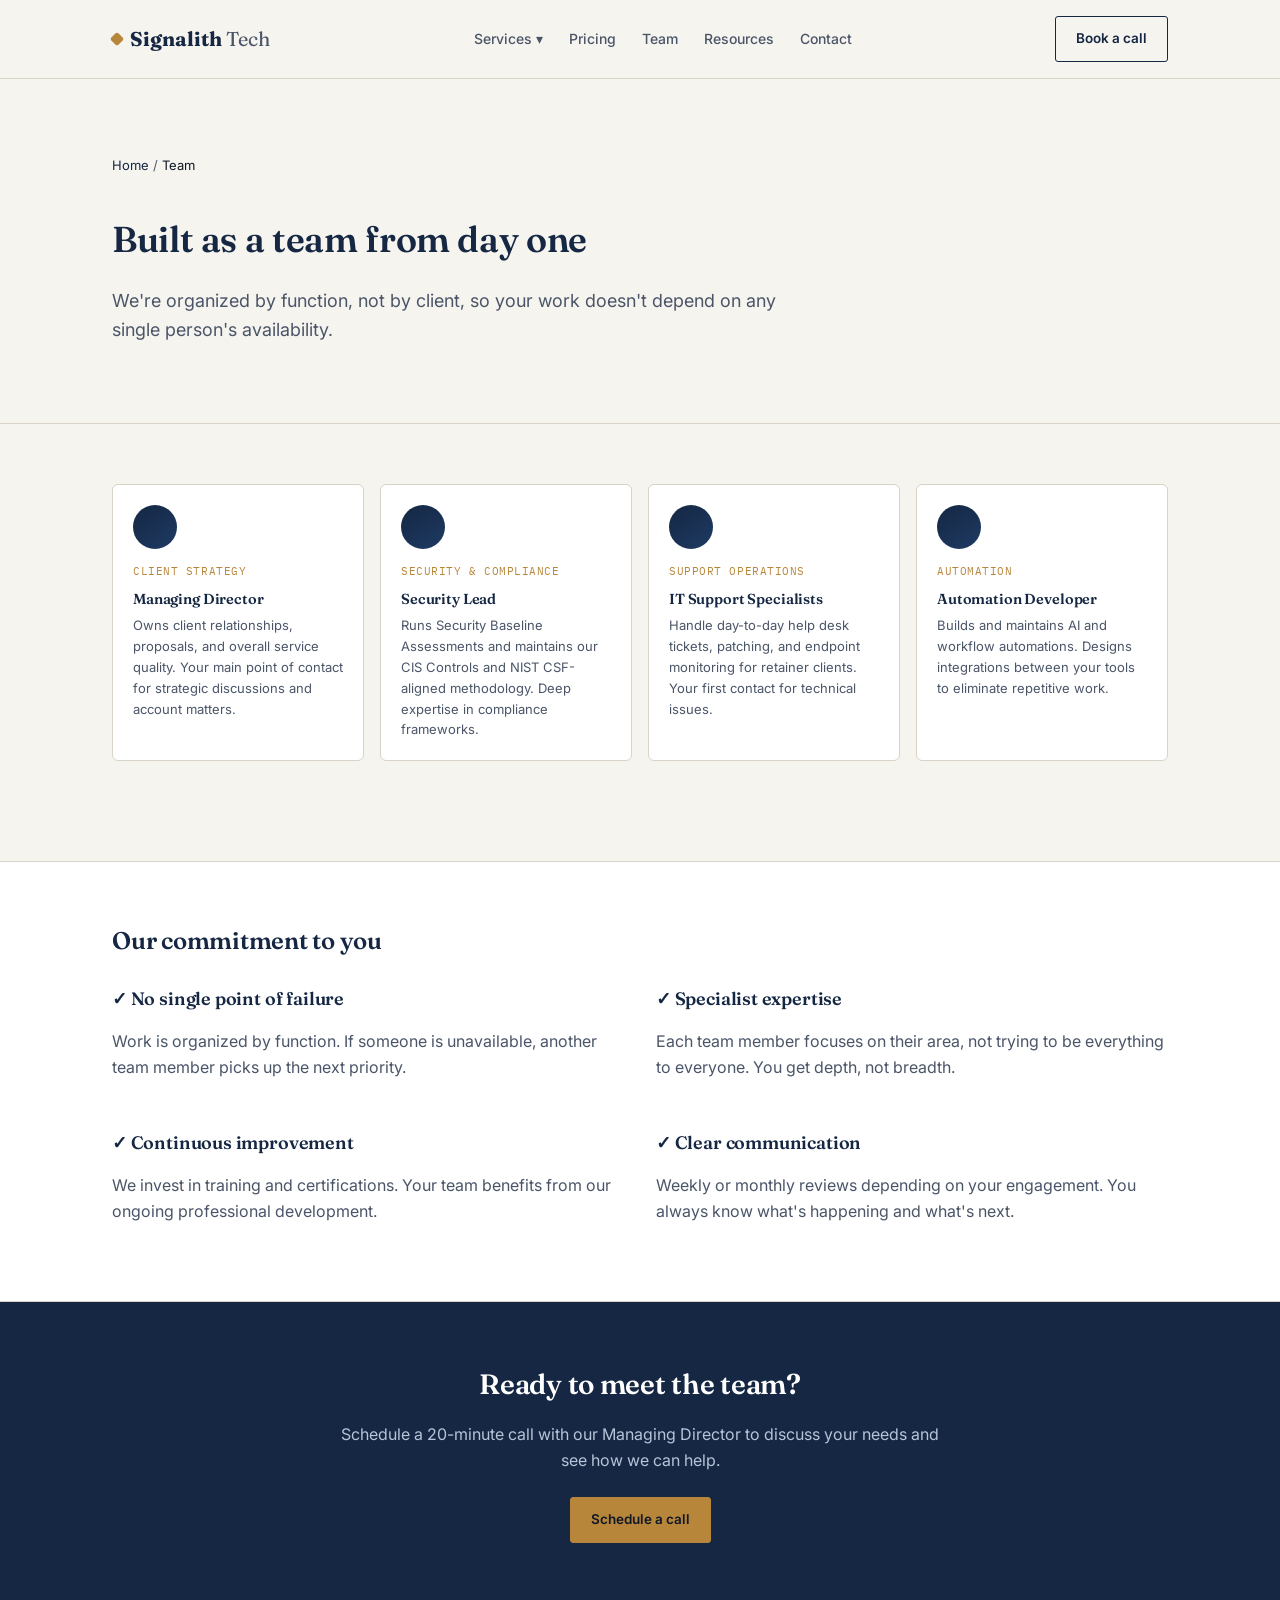
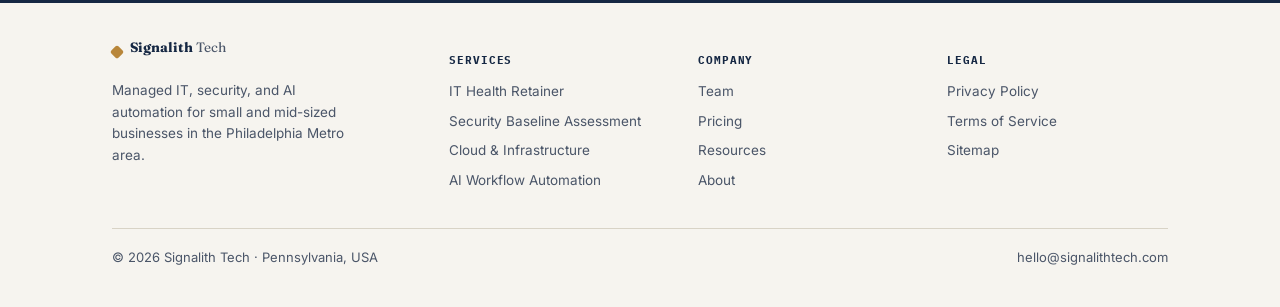
<file: team/index.html>
<!DOCTYPE html>
<html lang="en">
<head>
<meta charset="UTF-8">
<meta name="viewport" content="width=device-width, initial-scale=1.0">
<title>Team | Signalith Tech</title>
<meta name="description" content="Meet the Signalith Tech team: specialists in IT, security, automation, and client strategy.">
<link rel="preconnect" href="https://fonts.googleapis.com">
<link href="https://fonts.googleapis.com/css2?family=Fraunces:opsz,wght@9..144,500;9..144,600;9..144,700&family=Inter:wght@400;500;600;700&family=IBM+Plex+Mono:wght@500&display=swap" rel="stylesheet">
<link rel="stylesheet" href="/assets/css/style.css">
</head>
<body>

<header>
  <div class="nav">
    <div class="logo"><span class="mark"></span><a href="/" style="text-decoration:none; color:inherit;">Signalith <span style="font-weight:400;color:var(--slate);">Tech</span></a></div>
    <nav class="navlinks">
      <div>
        <a class="top" href="/services/">Services ▾</a>
        <div class="dropdown">
          <a href="/services/#it-health">IT Health Retainer<small>Help desk, patching, endpoint monitoring</small></a>
          <a href="/services/#security-assessment">Security Baseline Assessment<small>CIS/NIST-aligned risk review</small></a>
          <a href="/services/#cloud-infrastructure">Cloud & Infrastructure<small>Migration, backup, DR planning</small></a>
          <a href="/services/#ai-automation">AI Workflow Automation<small>Ticketing bots, reporting, intake</small></a>
          <a href="/services/#staff-augmentation">Staff Augmentation<small>Embedded specialists on demand</small></a>
        </div>
      </div>
      <a class="top" href="/pricing/">Pricing</a>
      <a class="top" href="/team/">Team</a>
      <a class="top" href="/blog/">Resources</a>
      <a class="top" href="/contact/">Contact</a>
    </nav>
    <a href="/contact/" class="btn ghost">Book a call</a>
  </div>
</header>

<main>
  <section style="border-top:none; padding:60px 0;">
    <div class="wrap">
      <div class="breadcrumb"><a href="/">Home</a> / <span style="color:var(--ink);">Team</span></div>
      <h1 style="font-size:36px; margin:20px 0 16px;">Built as a team from day one</h1>
      <p style="font-size:18px; color:var(--slate); max-width:65ch;">We're organized by function, not by client, so your work doesn't depend on any single person's availability.</p>
    </div>
  </section>

  <section>
    <div class="wrap">
      <div class="team-grid" style="margin-bottom:40px;">
        <div class="team-card">
          <div class="team-avatar"></div>
          <span class="role">Client strategy</span>
          <h3>Managing Director</h3>
          <p>Owns client relationships, proposals, and overall service quality. Your main point of contact for strategic discussions and account matters.</p>
        </div>
        <div class="team-card">
          <div class="team-avatar"></div>
          <span class="role">Security & compliance</span>
          <h3>Security Lead</h3>
          <p>Runs Security Baseline Assessments and maintains our CIS Controls and NIST CSF-aligned methodology. Deep expertise in compliance frameworks.</p>
        </div>
        <div class="team-card">
          <div class="team-avatar"></div>
          <span class="role">Support operations</span>
          <h3>IT Support Specialists</h3>
          <p>Handle day-to-day help desk tickets, patching, and endpoint monitoring for retainer clients. Your first contact for technical issues.</p>
        </div>
        <div class="team-card">
          <div class="team-avatar"></div>
          <span class="role">Automation</span>
          <h3>Automation Developer</h3>
          <p>Builds and maintains AI and workflow automations. Designs integrations between your tools to eliminate repetitive work.</p>
        </div>
      </div>
    </div>
  </section>

  <section style="background:#fff;">
    <div class="wrap">
      <h2 style="margin-bottom:24px;">Our commitment to you</h2>
      <div style="display:grid; grid-template-columns:1fr 1fr; gap:32px;">
        <div>
          <h3 style="margin-bottom:12px; font-size:18px;">✓ No single point of failure</h3>
          <p style="color:var(--slate);">Work is organized by function. If someone is unavailable, another team member picks up the next priority.</p>
        </div>
        <div>
          <h3 style="margin-bottom:12px; font-size:18px;">✓ Specialist expertise</h3>
          <p style="color:var(--slate);">Each team member focuses on their area, not trying to be everything to everyone. You get depth, not breadth.</p>
        </div>
        <div>
          <h3 style="margin-bottom:12px; font-size:18px;">✓ Continuous improvement</h3>
          <p style="color:var(--slate);">We invest in training and certifications. Your team benefits from our ongoing professional development.</p>
        </div>
        <div>
          <h3 style="margin-bottom:12px; font-size:18px;">✓ Clear communication</h3>
          <p style="color:var(--slate);">Weekly or monthly reviews depending on your engagement. You always know what's happening and what's next.</p>
        </div>
      </div>
    </div>
  </section>

  <section style="background:var(--navy); color:#fff; padding:60px 0;">
    <div class="wrap" style="text-align:center;">
      <h2 style="color:#fff; font-size:28px; margin-bottom:16px;">Ready to meet the team?</h2>
      <p style="color:#B7C4D8; font-size:16px; margin-bottom:24px; max-width:60ch; margin-left:auto; margin-right:auto;">Schedule a 20-minute call with our Managing Director to discuss your needs and see how we can help.</p>
      <a href="/contact/" class="btn" style="background:var(--gold); border-color:var(--gold); color:#101826 !important;">Schedule a call</a>
    </div>
  </section>
</main>

<footer>
  <div class="wrap">
    <div class="foot-grid">
      <div class="foot-col">
        <div class="logo" style="margin-bottom:10px;"><span class="mark"></span><a href="/" style="text-decoration:none; color:inherit;">Signalith <span style="font-weight:400;color:var(--slate);">Tech</span></a></div>
        <p style="color:var(--slate); font-size:13.5px; max-width:28ch;">Managed IT, security, and AI automation for small and mid-sized businesses in the Philadelphia Metro area.</p>
      </div>
      <div class="foot-col">
        <h4>Services</h4>
        <a href="/services/#it-health">IT Health Retainer</a>
        <a href="/services/#security-assessment">Security Baseline Assessment</a>
        <a href="/services/#cloud-infrastructure">Cloud & Infrastructure</a>
        <a href="/services/#ai-automation">AI Workflow Automation</a>
      </div>
      <div class="foot-col">
        <h4>Company</h4>
        <a href="/team/">Team</a>
        <a href="/pricing/">Pricing</a>
        <a href="/blog/">Resources</a>
        <a href="/about/">About</a>
      </div>
      <div class="foot-col">
        <h4>Legal</h4>
        <a href="/privacy/">Privacy Policy</a>
        <a href="/terms/">Terms of Service</a>
        <a href="/sitemap.xml">Sitemap</a>
      </div>
    </div>
    <div class="foot-bottom">
      <span>© <span id="yr"></span> Signalith Tech · Pennsylvania, USA</span>
      <span><a href="mailto:hello@signalithtech.com" style="color:var(--slate); text-decoration:none;">hello@signalithtech.com</a></span>
    </div>
  </div>
</footer>

<script src="/assets/js/main.js"></script>
</body>
</html>
</file>
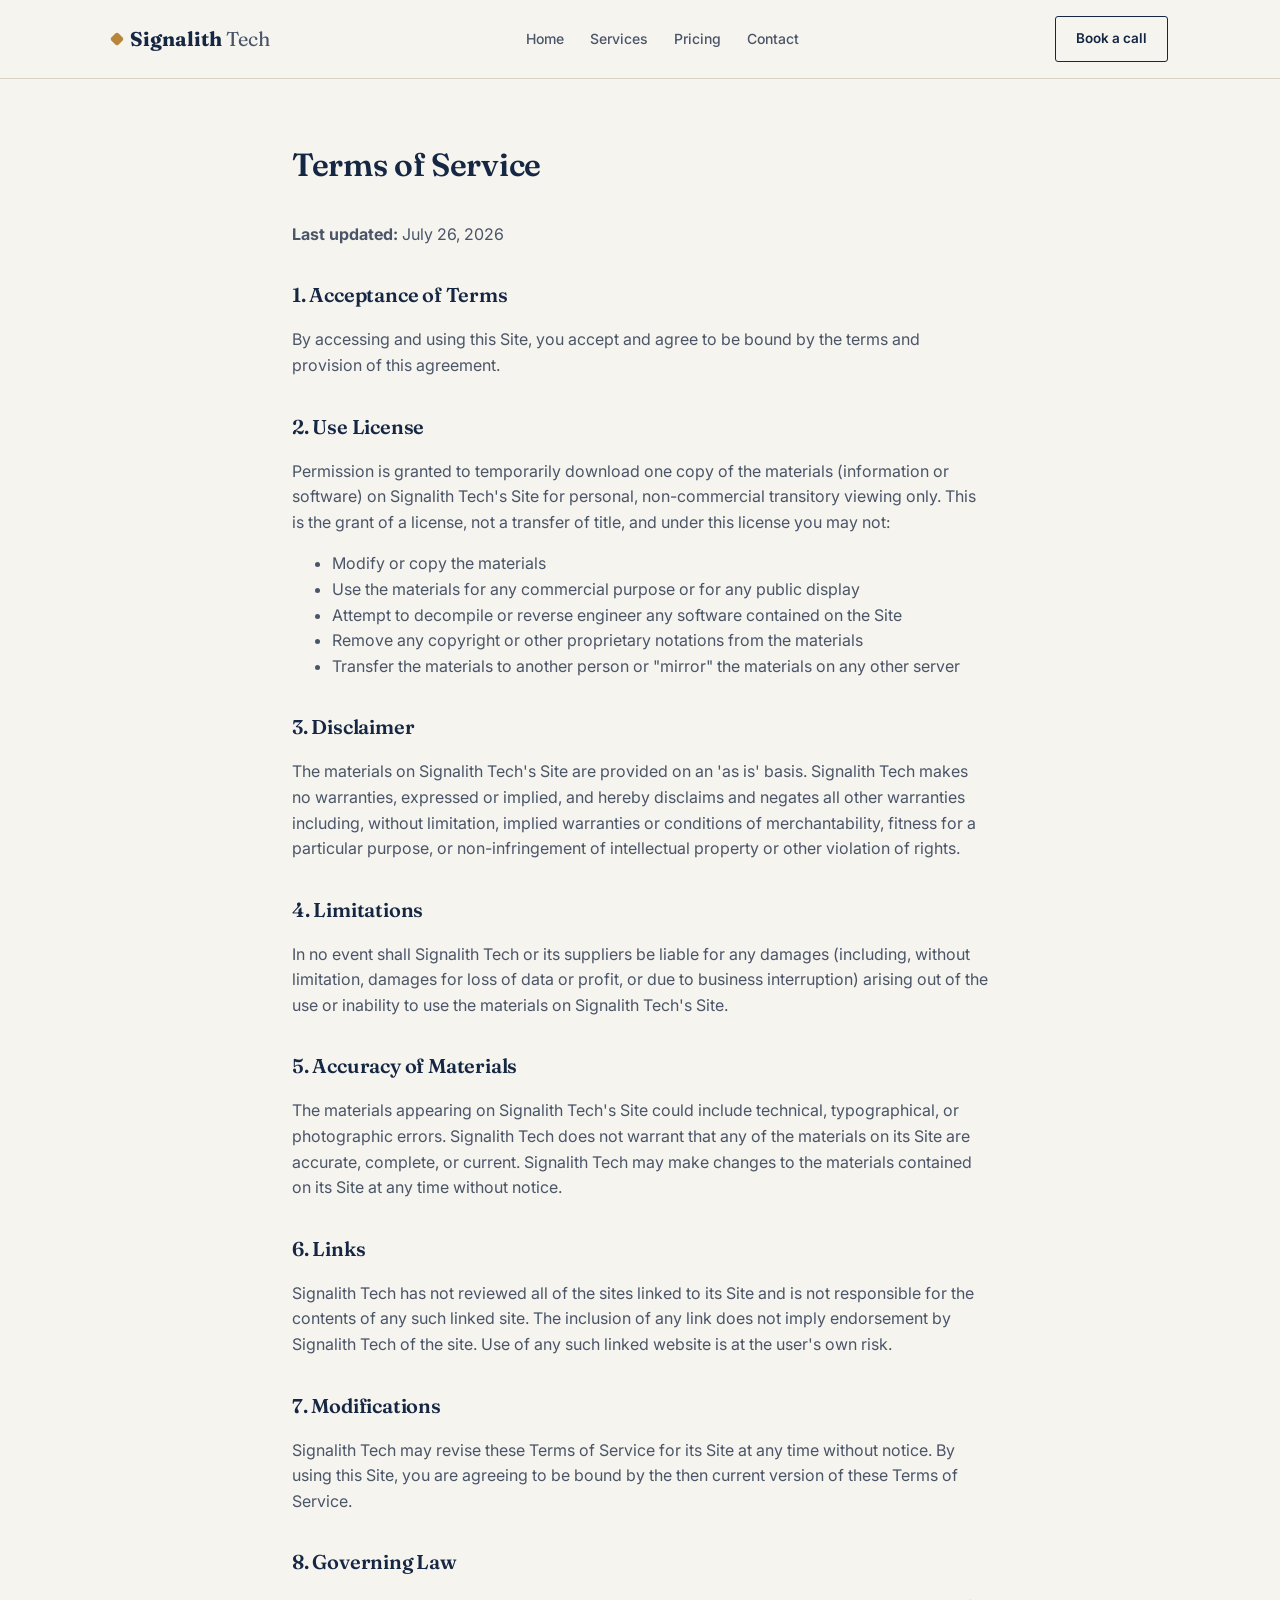
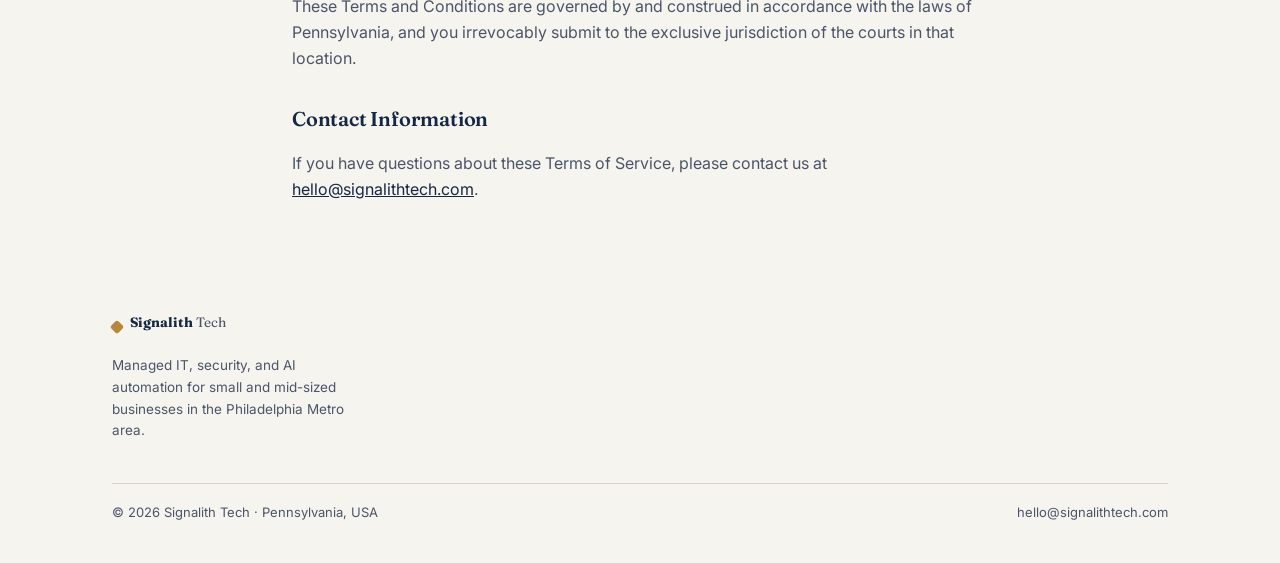
<file: terms/index.html>
<!DOCTYPE html>
<html lang="en">
<head>
<meta charset="UTF-8">
<meta name="viewport" content="width=device-width, initial-scale=1.0">
<title>Terms of Service | Signalith Tech</title>
<link rel="preconnect" href="https://fonts.googleapis.com">
<link href="https://fonts.googleapis.com/css2?family=Fraunces:opsz,wght@9..144,500;9..144,600;9..144,700&family=Inter:wght@400;500;600;700&family=IBM+Plex+Mono:wght@500&display=swap" rel="stylesheet">
<link rel="stylesheet" href="/assets/css/style.css">
</head>
<body>

<header>
  <div class="nav">
    <div class="logo"><span class="mark"></span><a href="/" style="text-decoration:none; color:inherit;">Signalith <span style="font-weight:400;color:var(--slate);">Tech</span></a></div>
    <nav class="navlinks">
      <a class="top" href="/">Home</a>
      <a class="top" href="/services/">Services</a>
      <a class="top" href="/pricing/">Pricing</a>
      <a class="top" href="/contact/">Contact</a>
    </nav>
    <a href="/contact/" class="btn ghost">Book a call</a>
  </div>
</header>

<main style="min-height:60vh;">
  <section style="border-top:none; padding:60px 0;">
    <div class="wrap" style="max-width:760px;">
      <h1 style="font-size:32px; margin-bottom:32px;">Terms of Service</h1>
      
      <p style="color:var(--slate); margin-bottom:24px;"><strong>Last updated:</strong> July 26, 2026</p>

      <h2 style="margin-top:32px; margin-bottom:16px; font-size:20px;">1. Acceptance of Terms</h2>
      <p style="color:var(--slate); margin-bottom:16px;">By accessing and using this Site, you accept and agree to be bound by the terms and provision of this agreement.</p>

      <h2 style="margin-top:32px; margin-bottom:16px; font-size:20px;">2. Use License</h2>
      <p style="color:var(--slate); margin-bottom:16px;">Permission is granted to temporarily download one copy of the materials (information or software) on Signalith Tech's Site for personal, non-commercial transitory viewing only. This is the grant of a license, not a transfer of title, and under this license you may not:</p>
      <ul style="color:var(--slate); margin-bottom:16px;">
        <li>Modify or copy the materials</li>
        <li>Use the materials for any commercial purpose or for any public display</li>
        <li>Attempt to decompile or reverse engineer any software contained on the Site</li>
        <li>Remove any copyright or other proprietary notations from the materials</li>
        <li>Transfer the materials to another person or "mirror" the materials on any other server</li>
      </ul>

      <h2 style="margin-top:32px; margin-bottom:16px; font-size:20px;">3. Disclaimer</h2>
      <p style="color:var(--slate); margin-bottom:16px;">The materials on Signalith Tech's Site are provided on an 'as is' basis. Signalith Tech makes no warranties, expressed or implied, and hereby disclaims and negates all other warranties including, without limitation, implied warranties or conditions of merchantability, fitness for a particular purpose, or non-infringement of intellectual property or other violation of rights.</p>

      <h2 style="margin-top:32px; margin-bottom:16px; font-size:20px;">4. Limitations</h2>
      <p style="color:var(--slate); margin-bottom:16px;">In no event shall Signalith Tech or its suppliers be liable for any damages (including, without limitation, damages for loss of data or profit, or due to business interruption) arising out of the use or inability to use the materials on Signalith Tech's Site.</p>

      <h2 style="margin-top:32px; margin-bottom:16px; font-size:20px;">5. Accuracy of Materials</h2>
      <p style="color:var(--slate); margin-bottom:16px;">The materials appearing on Signalith Tech's Site could include technical, typographical, or photographic errors. Signalith Tech does not warrant that any of the materials on its Site are accurate, complete, or current. Signalith Tech may make changes to the materials contained on its Site at any time without notice.</p>

      <h2 style="margin-top:32px; margin-bottom:16px; font-size:20px;">6. Links</h2>
      <p style="color:var(--slate); margin-bottom:16px;">Signalith Tech has not reviewed all of the sites linked to its Site and is not responsible for the contents of any such linked site. The inclusion of any link does not imply endorsement by Signalith Tech of the site. Use of any such linked website is at the user's own risk.</p>

      <h2 style="margin-top:32px; margin-bottom:16px; font-size:20px;">7. Modifications</h2>
      <p style="color:var(--slate); margin-bottom:16px;">Signalith Tech may revise these Terms of Service for its Site at any time without notice. By using this Site, you are agreeing to be bound by the then current version of these Terms of Service.</p>

      <h2 style="margin-top:32px; margin-bottom:16px; font-size:20px;">8. Governing Law</h2>
      <p style="color:var(--slate); margin-bottom:16px;">These Terms and Conditions are governed by and construed in accordance with the laws of Pennsylvania, and you irrevocably submit to the exclusive jurisdiction of the courts in that location.</p>

      <h2 style="margin-top:32px; margin-bottom:16px; font-size:20px;">Contact Information</h2>
      <p style="color:var(--slate);">If you have questions about these Terms of Service, please contact us at <a href="mailto:hello@signalithtech.com" style="color:var(--navy);">hello@signalithtech.com</a>.</p>
    </div>
  </section>
</main>

<footer>
  <div class="wrap">
    <div class="foot-grid">
      <div class="foot-col">
        <div class="logo" style="margin-bottom:10px;"><span class="mark"></span><a href="/" style="text-decoration:none; color:inherit;">Signalith <span style="font-weight:400;color:var(--slate);">Tech</span></a></div>
        <p style="color:var(--slate); font-size:13.5px; max-width:28ch;">Managed IT, security, and AI automation for small and mid-sized businesses in the Philadelphia Metro area.</p>
      </div>
    </div>
    <div class="foot-bottom">
      <span>© <span id="yr"></span> Signalith Tech · Pennsylvania, USA</span>
      <span><a href="mailto:hello@signalithtech.com" style="color:var(--slate); text-decoration:none;">hello@signalithtech.com</a></span>
    </div>
  </div>
</footer>

<script src="/assets/js/main.js"></script>
</body>
</html>
</file>
<file: assets/css/style.css>
:root{
  --ink:#101826;
  --paper:#F6F4EF;
  --navy:#152743;
  --navy-2:#1E3A63;
  --slate:#4A5568;
  --gold:#B8863A;
  --gold-light:#E8D5AE;
  --line:#D8D3C6;
}
*{box-sizing:border-box;}
html{scroll-behavior:smooth;}
body{ margin:0; background:var(--paper); color:var(--ink); font-family:'Inter',sans-serif; font-size:16px; line-height:1.6; }
h1,h2,h3,.display{ font-family:'Fraunces',serif; font-weight:600; letter-spacing:-0.01em; color:var(--navy); margin:0; }
.eyebrow{ font-family:'IBM Plex Mono',monospace; font-size:12px; letter-spacing:0.12em; text-transform:uppercase; color:var(--gold); }
a{ color:inherit; }
.wrap{ max-width:1120px; margin:0 auto; padding:0 32px; }

/* Header & Navigation */
header{ position:sticky; top:0; z-index:30; background:rgba(246,244,239,0.94); backdrop-filter:blur(6px); border-bottom:1px solid var(--line); }
.nav{ display:flex; align-items:center; justify-content:space-between; padding:16px 32px; max-width:1120px; margin:0 auto; position:relative; }
.logo{ font-family:'Fraunces',serif; font-weight:700; font-size:20px; color:var(--navy); display:flex; align-items:center; gap:8px; }
.logo .mark{ display:inline-block; width:10px; height:10px; background:var(--gold); border-radius:2px; transform:rotate(45deg); }
.navlinks{ display:flex; gap:26px; font-size:14px; font-weight:500; align-items:center; }
.navlinks > div{ position:relative; }
.navlinks a.top{ text-decoration:none; color:var(--slate); cursor:default; padding:8px 0; display:inline-block; }
.navlinks > div:hover .dropdown{ display:block; }
.dropdown{ display:none; position:absolute; top:100%; left:-16px; background:#fff; border:1px solid var(--line); border-radius:6px; padding:10px; min-width:240px; box-shadow:0 16px 32px -12px rgba(21,39,67,0.18); }
.dropdown a{ display:block; text-decoration:none; color:var(--ink); font-size:13.5px; padding:8px 10px; border-radius:4px; }
.dropdown a:hover{ background:var(--paper); color:var(--navy); }
.dropdown a small{ display:block; color:var(--slate); font-weight:400; font-size:12px; margin-top:2px; }

/* Buttons */
.btn{ display:inline-block; padding:11px 20px; background:var(--navy); color:#fff !important; text-decoration:none; font-weight:600; font-size:13.5px; border-radius:3px; border:1px solid var(--navy); transition:background .15s ease; }
.btn:hover{ background:var(--navy-2); }
.btn.ghost{ background:transparent; color:var(--navy) !important; border:1px solid var(--navy); }
.btn.ghost:hover{ background:var(--paper); }

/* Hero */
.hero{ padding:80px 0 56px; }
.hero-grid{ display:grid; grid-template-columns:1.05fr 0.95fr; gap:56px; align-items:center; }
.hero h1{ font-size:42px; line-height:1.1; margin:16px 0 18px; }
.hero p.sub{ font-size:17.5px; color:var(--slate); max-width:48ch; margin-bottom:26px; }
.hero-cta{ display:flex; gap:14px; align-items:center; margin-bottom:30px; }
.trust-row{ display:flex; flex-wrap:wrap; gap:10px 22px; font-size:12.5px; color:var(--slate); font-family:'IBM Plex Mono',monospace; }

/* Dial Card */
.dial-card{ background:var(--navy); border-radius:6px; padding:34px 30px; color:#EDEFF3; }
.dial-title{ font-family:'IBM Plex Mono',monospace; font-size:12px; letter-spacing:0.1em; text-transform:uppercase; color:#9AB0CC; margin-bottom:16px; }
.dial-wrap{ display:flex; align-items:center; gap:20px; }
.dial-num{ font-family:'Fraunces',serif; font-size:48px; font-weight:600; color:#fff; }
.dial-label{ font-size:12.5px; color:#B7C4D8; margin-top:2px; }
.dial-bars{ display:flex; flex-direction:column; gap:8px; flex:1; }
.bar-row{ display:flex; align-items:center; gap:10px; }
.bar-name{ font-size:12px; color:#B7C4D8; width:110px; flex-shrink:0; }
.bar-track{ flex:1; height:6px; background:rgba(255,255,255,0.12); border-radius:3px; overflow:hidden; }
.bar-fill{ height:100%; background:var(--gold); border-radius:3px; width:0%; transition:width 1.1s cubic-bezier(.3,.7,.2,1); }
.dial-footnote{ font-size:12px; color:#7E90A8; margin-top:18px; border-top:1px solid rgba(255,255,255,0.12); padding-top:14px; }

/* Sections */
section{ padding:60px 0; border-top:1px solid var(--line); }
.section-head{ max-width:60ch; margin-bottom:36px; }
.section-head h2{ font-size:28px; margin-top:10px; }
.section-head p{ color:var(--slate); margin-top:12px; }

/* Service Grid */
.svc-grid{ display:grid; grid-template-columns:repeat(3,1fr); gap:1px; background:var(--line); border:1px solid var(--line); }
.svc-card{ background:var(--paper); padding:26px; }
.svc-card .n{ font-family:'IBM Plex Mono',monospace; color:var(--gold); font-size:12.5px; margin-bottom:10px; }
.svc-card h3{ font-size:18px; margin-bottom:9px; }
.svc-card p{ font-size:14px; color:var(--slate); margin:0 0 12px; }
.svc-card ul{ margin:0; padding-left:18px; font-size:13px; color:var(--slate); }
.svc-card li{ margin-bottom:4px; }

/* Engagement Grid */
.eng-grid{ display:grid; grid-template-columns:repeat(3,1fr); gap:18px; }
.eng-card{ background:#fff; border:1px solid var(--line); border-radius:6px; padding:24px; }
.eng-card .tag{ font-family:'IBM Plex Mono',monospace; font-size:11px; color:var(--gold); text-transform:uppercase; letter-spacing:.08em; }
.eng-card h3{ font-size:17px; margin:8px 0 8px; }
.eng-card p{ font-size:13.5px; color:var(--slate); margin:0; }

/* Methodology */
.method{ display:flex; flex-direction:column; }
.m-row{ display:grid; grid-template-columns:60px 1fr; gap:20px; padding:20px 0; border-top:1px solid var(--line); }
.m-row:first-child{ border-top:none; }
.m-idx{ font-family:'Fraunces',serif; font-size:26px; -webkit-text-stroke:1.5px var(--gold); color:transparent; }
.m-body h3{ font-size:16.5px; margin-bottom:5px; }
.m-body p{ color:var(--slate); font-size:14px; margin:0; }

/* Team Grid */
.team-grid{ display:grid; grid-template-columns:repeat(4,1fr); gap:16px; }
.team-card{ background:#fff; border:1px solid var(--line); border-radius:6px; padding:20px; }
.team-avatar{ width:44px; height:44px; border-radius:50%; background:linear-gradient(145deg,var(--navy),var(--navy-2)); margin-bottom:14px; }
.team-card h3{ font-size:14.5px; margin-bottom:4px; }
.team-card .role{ font-family:'IBM Plex Mono',monospace; font-size:11px; color:var(--gold); text-transform:uppercase; letter-spacing:.05em; margin-bottom:8px; display:block; }
.team-card p{ font-size:13px; color:var(--slate); margin:0; }

/* Industries */
.ind-row{ display:flex; flex-wrap:wrap; gap:10px; }
.ind-pill{ border:1px solid var(--line); border-radius:20px; padding:8px 16px; font-size:13px; color:var(--navy); background:#fff; }

/* Contact Card */
.contact-card{ background:var(--navy); border-radius:6px; padding:40px; color:#EDEFF3; display:grid; grid-template-columns:1fr 1fr; gap:40px; }
.contact-card h2{ color:#fff; font-size:24px; }
.contact-card p{ color:#B7C4D8; margin-top:10px; font-size:14px; }
form{ display:flex; flex-direction:column; gap:12px; }
input, textarea, select{ background:rgba(255,255,255,0.06); border:1px solid rgba(255,255,255,0.18); border-radius:3px; padding:12px 14px; color:#fff; font-family:'Inter',sans-serif; font-size:14px; }
input::placeholder, textarea::placeholder{ color:#8FA1BB; }
textarea{ resize:vertical; min-height:70px; }
.contact-card .btn{ background:var(--gold); border-color:var(--gold); align-self:flex-start; color:#101826 !important; }
.contact-card .btn:hover{ background:#a3752f; }

/* Pricing Table */
.pricing-grid{ display:grid; grid-template-columns:repeat(3,1fr); gap:24px; }
.pricing-card{ background:#fff; border:2px solid var(--line); border-radius:6px; padding:32px; position:relative; }
.pricing-card.featured{ border-color:var(--gold); background:var(--paper); }
.pricing-card.featured::before{ content:'MOST POPULAR'; position:absolute; top:-12px; left:50%; transform:translateX(-50%); background:var(--gold); color:var(--navy); padding:4px 12px; font-size:11px; font-weight:600; border-radius:20px; }
.pricing-label{ font-family:'IBM Plex Mono',monospace; font-size:11px; color:var(--gold); text-transform:uppercase; letter-spacing:.08em; margin-bottom:8px; }
.pricing-title{ font-size:20px; margin-bottom:8px; }
.pricing-desc{ color:var(--slate); font-size:14px; margin-bottom:20px; }
.pricing-price{ font-size:28px; font-weight:700; margin-bottom:4px; }
.pricing-per{ font-size:13px; color:var(--slate); margin-bottom:24px; }
.pricing-features{ list-style:none; padding:0; margin:0 0 24px; }
.pricing-features li{ padding:8px 0; font-size:13.5px; color:var(--slate); border-bottom:1px solid var(--line); }
.pricing-features li:last-child{ border-bottom:none; }
.pricing-card .btn{ width:100%; text-align:center; }

/* Breadcrumbs */
.breadcrumb{ padding:16px 0; font-size:13px; color:var(--slate); }
.breadcrumb a{ color:var(--navy); text-decoration:none; }
.breadcrumb a:hover{ text-decoration:underline; }

/* Footer */
footer{ padding:34px 0 40px; font-size:13px; color:var(--slate); }
.foot-grid{ display:grid; grid-template-columns:1.4fr repeat(3,1fr); gap:28px; margin-bottom:28px; }
.foot-col h4{ font-family:'IBM Plex Mono',monospace; font-size:11px; letter-spacing:.08em; text-transform:uppercase; color:var(--navy); margin-bottom:12px; }
.foot-col a{ display:block; text-decoration:none; color:var(--slate); font-size:13.5px; margin-bottom:8px; }
.foot-col a:hover{ color:var(--navy); }
.foot-bottom{ border-top:1px solid var(--line); padding-top:18px; display:flex; justify-content:space-between; }

/* Responsive */
@media (max-width:900px){
  .hero-grid{ grid-template-columns:1fr; }
  .svc-grid, .eng-grid, .team-grid, .pricing-grid{ grid-template-columns:1fr 1fr; }
  .contact-card{ grid-template-columns:1fr; padding:26px; }
  .foot-grid{ grid-template-columns:1fr 1fr; }
  .hero h1{ font-size:30px; }
  .navlinks{ display:none; }
}

@media (max-width:600px){
  .svc-grid, .eng-grid, .team-grid, .pricing-grid{ grid-template-columns:1fr; }
  .m-row{ grid-template-columns:1fr; }
  .foot-grid{ grid-template-columns:1fr; }
  .contact-card{ padding:20px; }
  .foot-bottom{ flex-direction:column; gap:12px; }
}

:focus-visible{ outline:2px solid var(--gold); outline-offset:2px; }
@media (prefers-reduced-motion: reduce){ .bar-fill{ transition:none; } }
</file>
